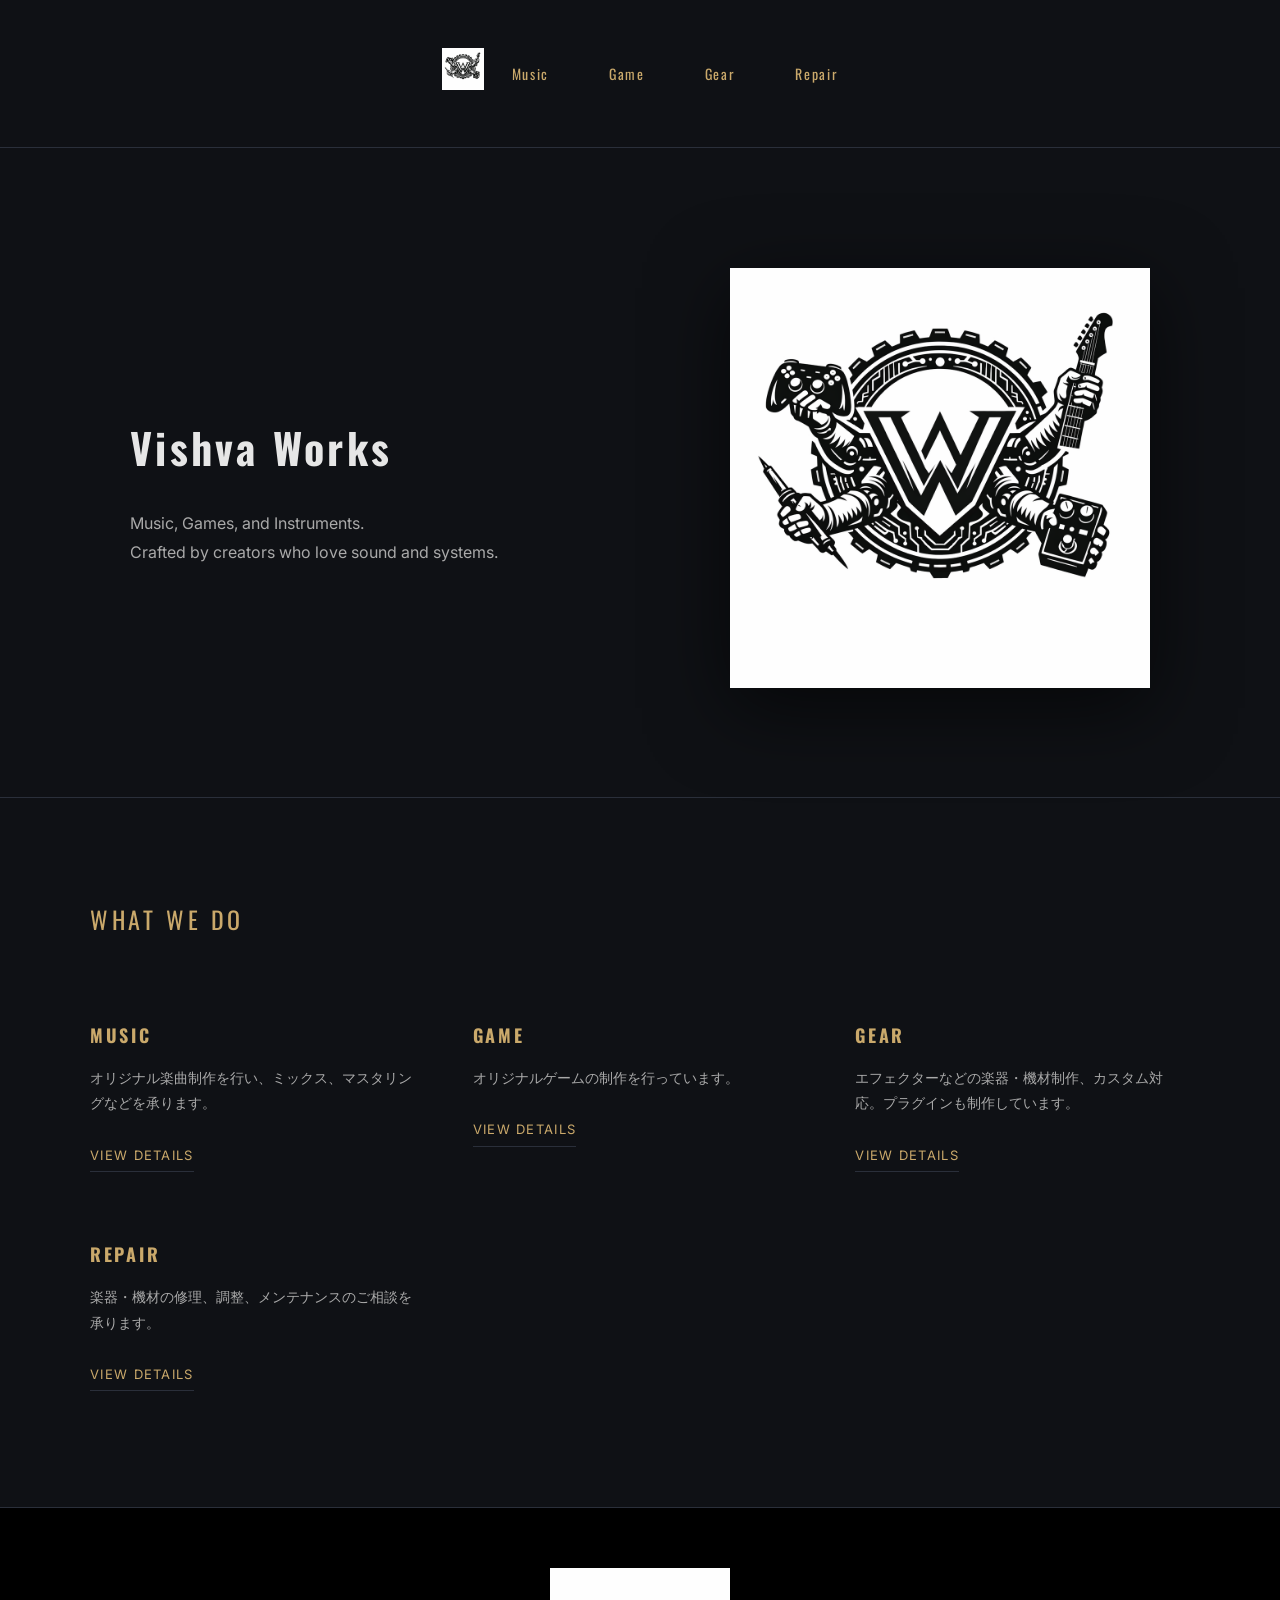
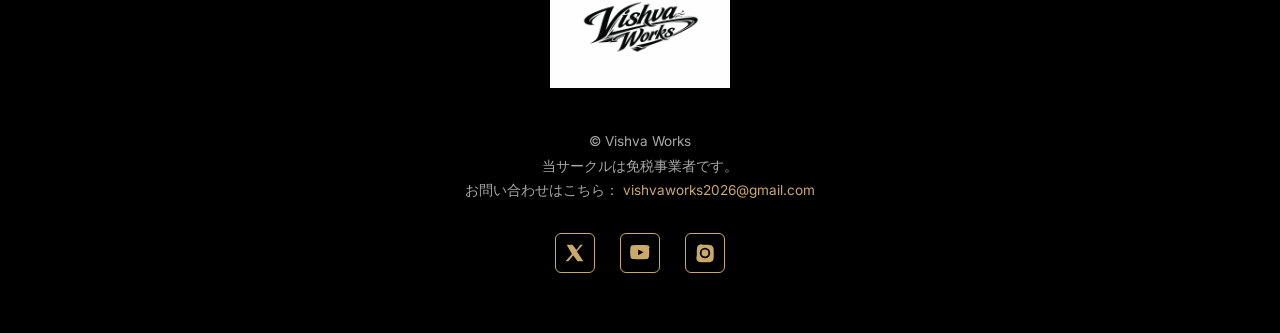
<file: index.html>
<!DOCTYPE html>
<html lang="ja">
<head>
  <link rel="stylesheet" href="style.css">
<meta charset="UTF-8">
<meta name="description" content="オリジナルエフェクター制作・楽器リペア・音楽・ゲーム制作を行うクリエイティブサークルの公式サイトです。">
<title>Vishva Works｜音楽・ゲーム等のクリエイティブサークル</title>
<meta name="viewport" content="width=device-width, initial-scale=1.0">

<!-- Google Fonts -->
<link rel="preconnect" href="https://fonts.googleapis.com">
<link rel="preconnect" href="https://fonts.gstatic.com" crossorigin>
<link href="https://fonts.googleapis.com/css2?family=Inter:wght@300;400;500&family=Oswald:wght@300;400&display=swap" rel="stylesheet">
<link rel="stylesheet" href="style.css">


</head>

<body>

<header class="site-header">
  <div class="header-inner">
    <a href="index.html" class="logo">
      <img src="A2403296-18B4-48AB-BC82-A71D61BE190C.PNG" alt="Vishva Works">
    </a>

    <nav>
      <a href="music.html">Music</a>
      <a href="game.html">Game</a>
      <a href="gear.html">Gear</a>
      <a href="repair.html">Repair</a>
    </nav>
  </div>
</header>

<div class="hero">
  <div class="hero-content">
    <div class="hero-text">
      <h1>Vishva Works</h1>
      <p>
        Music, Games, and Instruments.<br>
        Crafted by creators who love sound and systems.
      </p>
    </div>

    <div class="hero-image">
      <img src="A2403296-18B4-48AB-BC82-A71D61BE190C.PNG" alt="Original Effector">
    </div>
  </div>
</div>

<section class="fade-section">
  <div class="section-inner">
    <div class="section-title">WHAT WE DO</div>

    <div class="services">
      <div class="service">
        <h3>MUSIC</h3>
        <p>
          オリジナル楽曲制作を行い、ミックス、マスタリングなどを承ります。
        </p>
        <a href="music.html">VIEW DETAILS</a>
      </div>

      <div class="service">
        <h3>GAME</h3>
        <p>
          オリジナルゲームの制作を行っています。
        </p>
        <a href="game.html">VIEW DETAILS</a>
      </div>

      <div class="service">
        <h3>GEAR</h3>
        <p>
          エフェクターなどの楽器・機材制作、カスタム対応。プラグインも制作しています。
        </p>
        <a href="gear.html">VIEW DETAILS</a>
      </div>
      <div class="service">
  <h3>REPAIR</h3>
  <p>
    楽器・機材の修理、調整、メンテナンスのご相談を承ります。
  </p>
  <a href="repair.html">VIEW DETAILS</a>
</div>
    </div>
  </div>
</section>
  <p class="contact">
 
<footer class="site-footer">
  <img src="94843248-9FE4-4FD3-8D0F-46DC4A99C033.PNG" alt="Vishva Works Logo" class="footer-logo">

  <p>
    © Vishva Works<br>
    当サークルは免税事業者です。<br>
    お問い合わせはこちら：
  <a href="mailto:vishvaworks2026@gmail.com">
    vishvaworks2026@gmail.com
  </a>

  </p>
  <div class="social-links">
  <!-- X -->
  <a href="https://x.com/vishvaworks2026" target="_blank" class="social-icon">
    <svg viewBox="0 0 24 24" fill="currentColor">
      <path d="M18.244 2H21.5l-7.19 8.21L22 22h-6.828l-5.35-6.99L3.9 22H.644l7.7-8.8L2 2h6.996l4.84 6.42L18.244 2z"/>
    </svg>
  </a>

  <!-- YouTube -->
  <a href="https://www.youtube.com/@vishvaworks" target="_blank" class="social-icon">
    <svg viewBox="0 0 24 24" fill="currentColor">
      <path d="M23.5 6.2s-.2-1.7-.8-2.5c-.8-1-1.7-1-2.1-1C17.6 2.4 12 2.4 12 2.4h0s-5.6 0-8.6.3c-.4 0-1.3 0-2.1 1C.7 4.5.5 6.2.5 6.2S.2 8.2.2 10.2v1.6c0 2 .3 4 .3 4s.2 1.7.8 2.5c.8 1 1.9 1 2.4 1 1.8.2 7.6.3 7.6.3s5.6 0 8.6-.3c.4 0 1.3 0 2.1-1 .6-.8.8-2.5.8-2.5s.3-2 .3-4v-1.6c0-2-.3-4-.3-4zM9.8 14.7V7.7l6.5 3.5-6.5 3.5z"/>
    </svg>
  </a>

  <!-- Instagram（将来用・今はリンクだけ入れてもOK） -->
  <a href="https://instagram.com/vishvaworks" target="_blank" class="social-icon">
    <svg viewBox="0 0 24 24" fill="currentColor">
      <path d="M12 2.2c3.2 0 3.6 0 4.9.1 1.2.1 2 .3 2.5.5.6.2 1 .5 1.5 1 .5.5.8.9 1 1.5.2.5.4 1.3.5 2.5.1 1.3.1 1.7.1 4.9s0 3.6-.1 4.9c-.1 1.2-.3 2-.5 2.5-.2.6-.5 1-1 1.5-.5.5-.9.8-1.5 1-.5.2-1.3.4-2.5.5-1.3.1-1.7.1-4.9.1s-3.6 0-4.9-.1c-1.2-.1-2-.3-2.5-.5-.6-.2-1-.5-1.5-1-.5-.5-.8-.9-1-1.5-.2-.5-.4-1.3-.5-2.5C2.2 15.6 2.2 15.2 2.2 12s0-3.6.1-4.9c.1-1.2.3-2 .5-2.5.2-.6.5-1 1-1.5.5-.5.9-.8 1.5-1 .5-.2 1.3-.4 2.5-.5C8.4 2.2 8.8 2.2 12 2.2zm0 3.5a6.3 6.3 0 100 12.6 6.3 6.3 0 000-12.6zm0 10.4a4.1 4.1 0 110-8.2 4.1 4.1 0 010 8.2zm6.4-11.2a1.5 1.5 0 110 3 1.5 1.5 0 010-3z"/>
    </svg>
  </a>
</div>
</footer>
<script>
document.addEventListener("DOMContentLoaded", () => {

  const sections = document.querySelectorAll(".fade-section");

  function checkScroll() {
    sections.forEach(section => {
      const position = section.getBoundingClientRect().top;
      const screenHeight = window.innerHeight;

      if (position < screenHeight - 100) {
        section.classList.add("show");
      }
    });
  }

  window.addEventListener("scroll", checkScroll);

  // ページ読み込み時にも発動
  checkScroll();

});
</script>



</body>
</html>
</file>
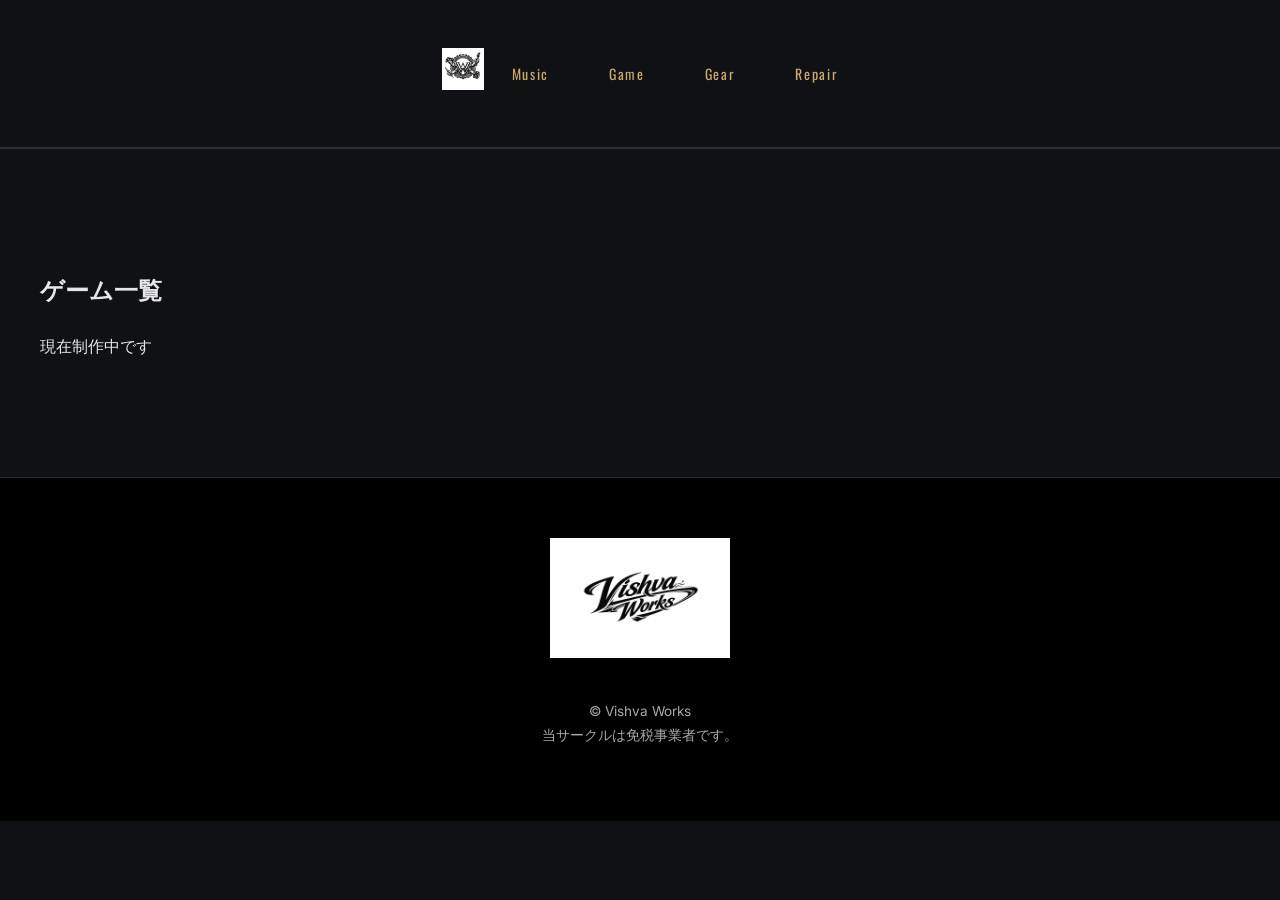
<file: game-example.html>
<!DOCTYPE html>
<html lang="ja">
<head>
  <link rel="stylesheet" href="style.css">
  <meta charset="UTF-8">
  <title>Music | Vishva Works</title>
  <meta name="viewport" content="width=device-width, initial-scale=1.0">

  <!-- Google Font（Darkglass系） -->
<link href="https://fonts.googleapis.com/css2?family=Inter:wght@300;400;500&family=Oswald:wght@300;400&display=swap" rel="stylesheet">
<link rel="stylesheet" href="style.css">

</head>

<body>

<!-- ===== 共通ヘッダー ===== -->
<header class="site-header">
  <div class="header-inner">
    <a href="index.html" class="logo">
      <img src="A2403296-18B4-48AB-BC82-A71D61BE190C.PNG" alt="Vishva Works">
    </a>

    <nav>
      <a href="music.html">Music</a>
      <a href="game.html">Game</a>
      <a href="gear.html">Gear</a>
      <a href="repair.html">Repair</a>
    </nav>
  </div>
</header>
<section class="fade-section">
  <h2>ゲーム一覧</h2>
  <p>
    現在制作中です
  </p>

</section>

<footer class="site-footer">
  <img src="94843248-9FE4-4FD3-8D0F-46DC4A99C033.PNG" alt="Vishva Works Logo" class="footer-logo">

  <p>
    © Vishva Works<br>
    当サークルは免税事業者です。
  </p>
</footer>
<script>
document.addEventListener("DOMContentLoaded", () => {

  const sections = document.querySelectorAll(".fade-section");

  function checkScroll() {
    sections.forEach(section => {
      const position = section.getBoundingClientRect().top;
      const screenHeight = window.innerHeight;

      if (position < screenHeight - 100) {
        section.classList.add("show");
      }
    });
  }

  window.addEventListener("scroll", checkScroll);

  // ページ読み込み時にも発動
  checkScroll();

});
</script>

</body>
</html>
</file>
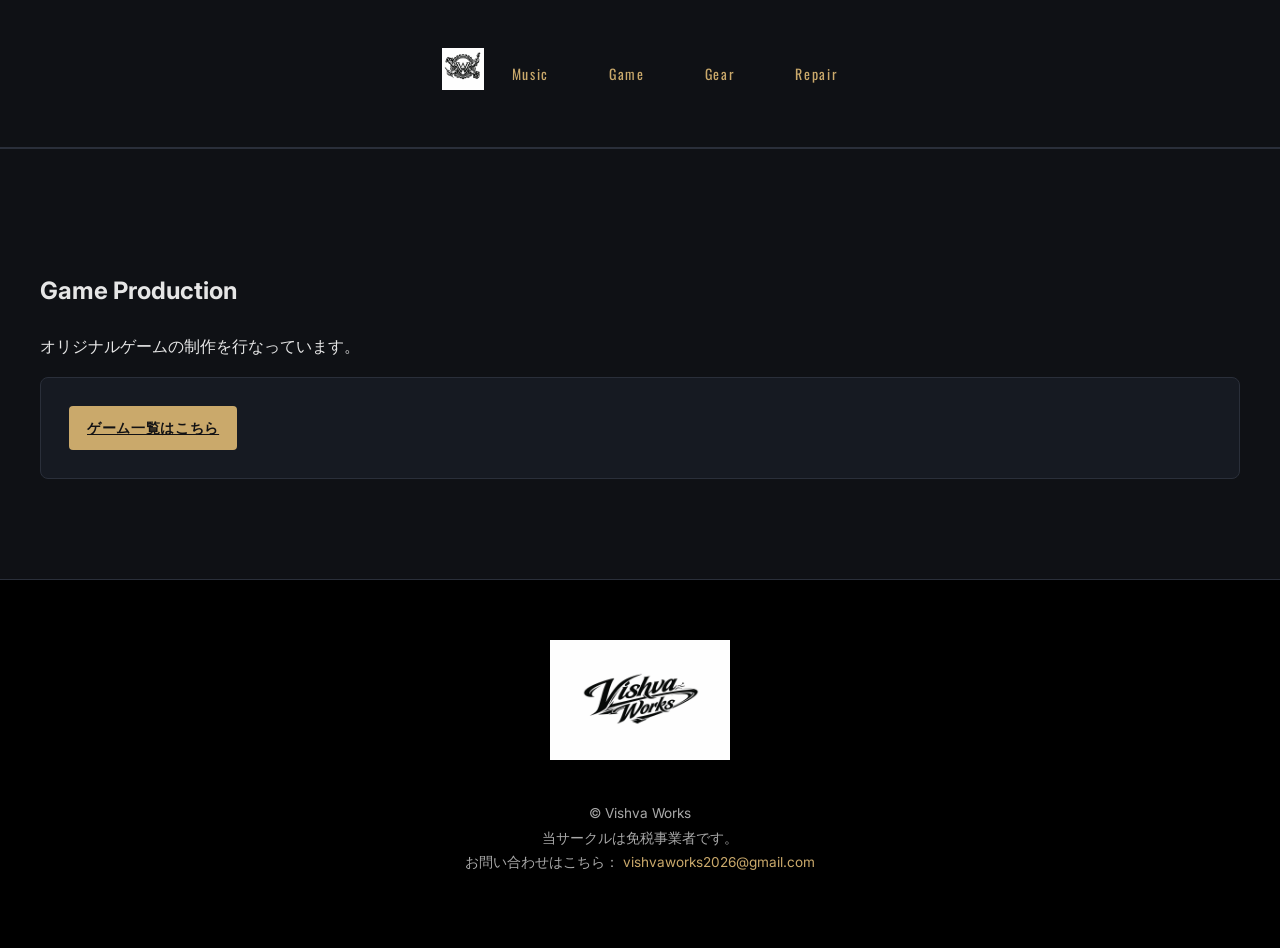
<file: game.html>
<!DOCTYPE html>
<html lang="ja">
<head>
  <link rel="stylesheet" href="style.css">
  <meta charset="UTF-8">
  <title>Music | Vishva Works</title>
  <meta name="viewport" content="width=device-width, initial-scale=1.0">

  <!-- Google Font（Darkglass系） -->
 <link href="https://fonts.googleapis.com/css2?family=Inter:wght@300;400;500&family=Oswald:wght@300;400&display=swap" rel="stylesheet">
<link rel="stylesheet" href="style.css">

 
</head>

<body>

<!-- ===== 共通ヘッダー ===== -->
<header class="site-header">
  <div class="header-inner">
    <a href="index.html" class="logo">
      <img src="A2403296-18B4-48AB-BC82-A71D61BE190C.PNG" alt="Vishva Works">
    </a>

    <nav>
      <a href="music.html">Music</a>
      <a href="game.html">Game</a>
      <a href="gear.html">Gear</a>
      <a href="repair.html">Repair</a>
    </nav>
  </div>
</header>

<!-- ===== ページ固有内容 ===== -->
<section class="fade-section">
  <h2>Game Production</h2>
  <p>
    オリジナルゲームの制作を行なっています。
  </p>

  <div class="card">
    <a href="game-example.html" class="btn">ゲーム一覧はこちら</a>
  </div>

</section>

<!-- ===== 共通フッター ===== -->
<footer class="site-footer">
  <img src="94843248-9FE4-4FD3-8D0F-46DC4A99C033.PNG" alt="Vishva Works Logo" class="footer-logo">

 <p>
    © Vishva Works<br>
    当サークルは免税事業者です。<br>
    お問い合わせはこちら：
  <a href="mailto:vishvaworks2026@gmail.com">
    vishvaworks2026@gmail.com
  </a>

  </p>
</footer>
<script>
document.addEventListener("DOMContentLoaded", () => {

  const sections = document.querySelectorAll(".fade-section");

  function checkScroll() {
    sections.forEach(section => {
      const position = section.getBoundingClientRect().top;
      const screenHeight = window.innerHeight;

      if (position < screenHeight - 100) {
        section.classList.add("show");
      }
    });
  }

  window.addEventListener("scroll", checkScroll);

  // ページ読み込み時にも発動
  checkScroll();

});
</script>


</body>
</html>
</file>
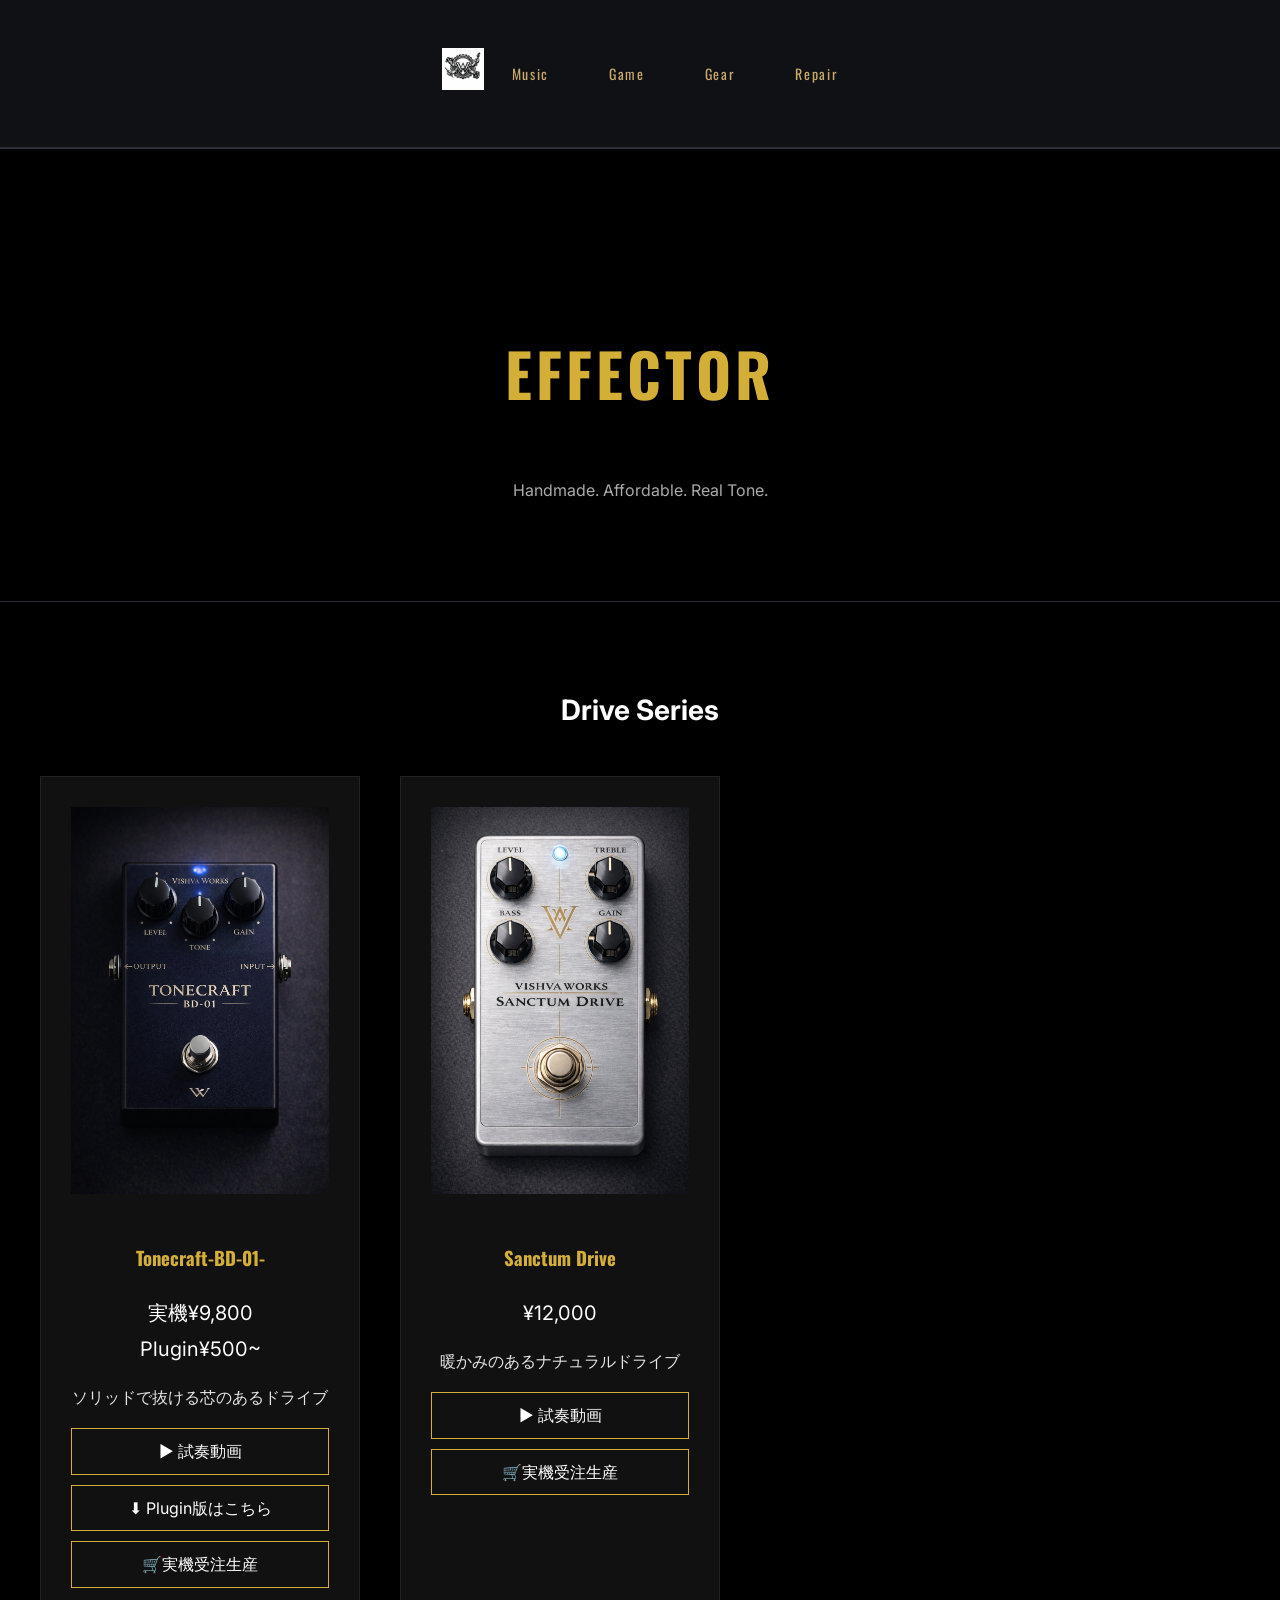
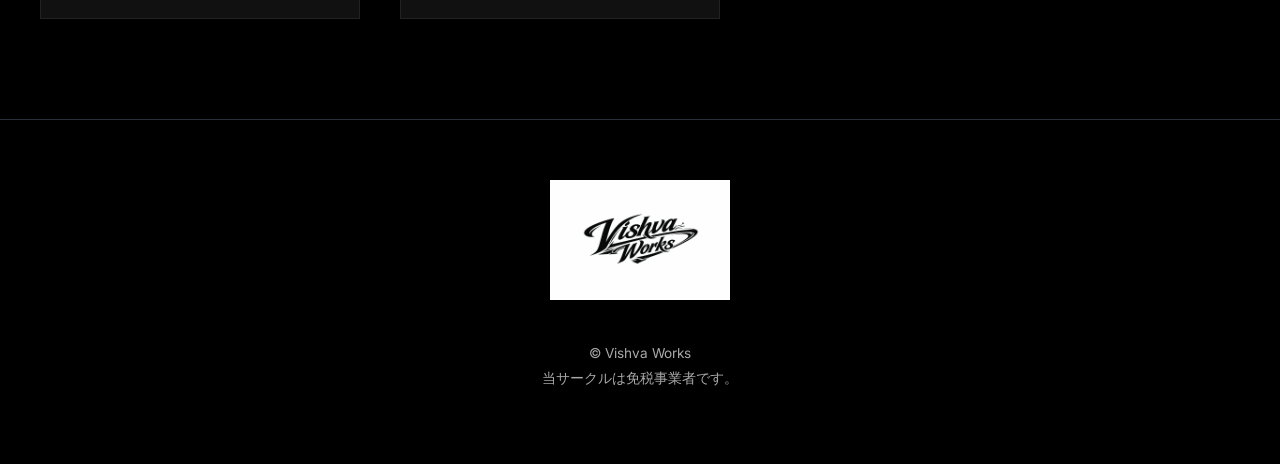
<file: gear-effect.html>
<!DOCTYPE html>
<html lang="ja">
<head>
  <meta charset="UTF-8">
  <title>Gear | Vishva Works</title>
  <meta name="viewport" content="width=device-width, initial-scale=1.0">
  <link rel="stylesheet" href="style.css">

  <link href="https://fonts.googleapis.com/css2?family=Inter:wght@300;400;500&family=Oswald:wght@400;500&display=swap" rel="stylesheet">
</head>

<body>

<header class="site-header">
  <div class="header-inner">
    <a href="index.html" class="logo">
      <img src="A2403296-18B4-48AB-BC82-A71D61BE190C.PNG" alt="Vishva Works">
    </a>
    <nav>
      <a href="music.html">Music</a>
      <a href="game.html">Game</a>
      <a href="gear.html">Gear</a>
      <a href="repair.html">Repair</a>
    </nav>
  </div>
</header>

<!-- ヒーロー -->
<section class="gear-hero fade-section">
  <h1>EFFECTOR</h1>
  <p>Handmade. Affordable. Real Tone.</p>
</section>

<!-- Tonecraftシリーズ -->
<section class="tonecraft-section fade-section">

  <h2 class="series-title">Drive Series</h2>

  <div class="effect-scroll">

    <!-- 1台目 -->
    <div class="effect-card">
      <img src="5619D9C8-2AE1-4137-8B22-27505F80D2C9.PNG" alt="TonecraftBD-01">
      <h3>Tonecraft-BD-01-</h3>
      <p class="price">実機¥9,800<br>
                       Plugin¥500~</p>
      <p>ソリッドで抜ける芯のあるドライブ</p>

      <div class="effect-links">
        <a href="https://www.youtube.com/@VishvaWorks" target="_blank">▶ 試奏動画</a>
        <a href="https://fantia.jp/fanclubs/551256">⬇ Plugin版はこちら</a>
        <a href="mailto:vishvaworks2026@gmail.com?subject=TonecraftBD-01購入希望">
          🛒実機受注生産
        </a>
      </div>
    </div>

    <!-- 2台目 -->
    <div class="effect-card">
      <img src="7427E5D2-7D1F-4410-A35E-D1EFB71049BF.PNG" alt="Sanctum drive">
      <h3>Sanctum Drive</h3>
      <p class="price">¥12,000</p>
      <p>暖かみのあるナチュラルドライブ</p>
        <div class="effect-links">
        <a href="https://www.youtube.com/@VishvaWorks" target="_blank">▶ 試奏動画</a>
        <a href="mailto:vishvaworks2026@gmail.com?subject=Sectum drive購入希望">
          🛒実機受注生産
        </a>
    </div>

  </div>
</section>

<footer class="site-footer">
  <img src="94843248-9FE4-4FD3-8D0F-46DC4A99C033.PNG" alt="Vishva Works Logo" class="footer-logo">
  <p>
    © Vishva Works<br>
    当サークルは免税事業者です。
  </p>
</footer>
<script>
document.addEventListener("DOMContentLoaded", () => {

  const sections = document.querySelectorAll(".fade-section");

  function checkScroll() {
    sections.forEach(section => {
      const position = section.getBoundingClientRect().top;
      const screenHeight = window.innerHeight;

      if (position < screenHeight - 100) {
        section.classList.add("show");
      }
    });
  }

  window.addEventListener("scroll", checkScroll);
  checkScroll(); // 読み込み時にも発動
});
</script>
</body>
</html>
</file>
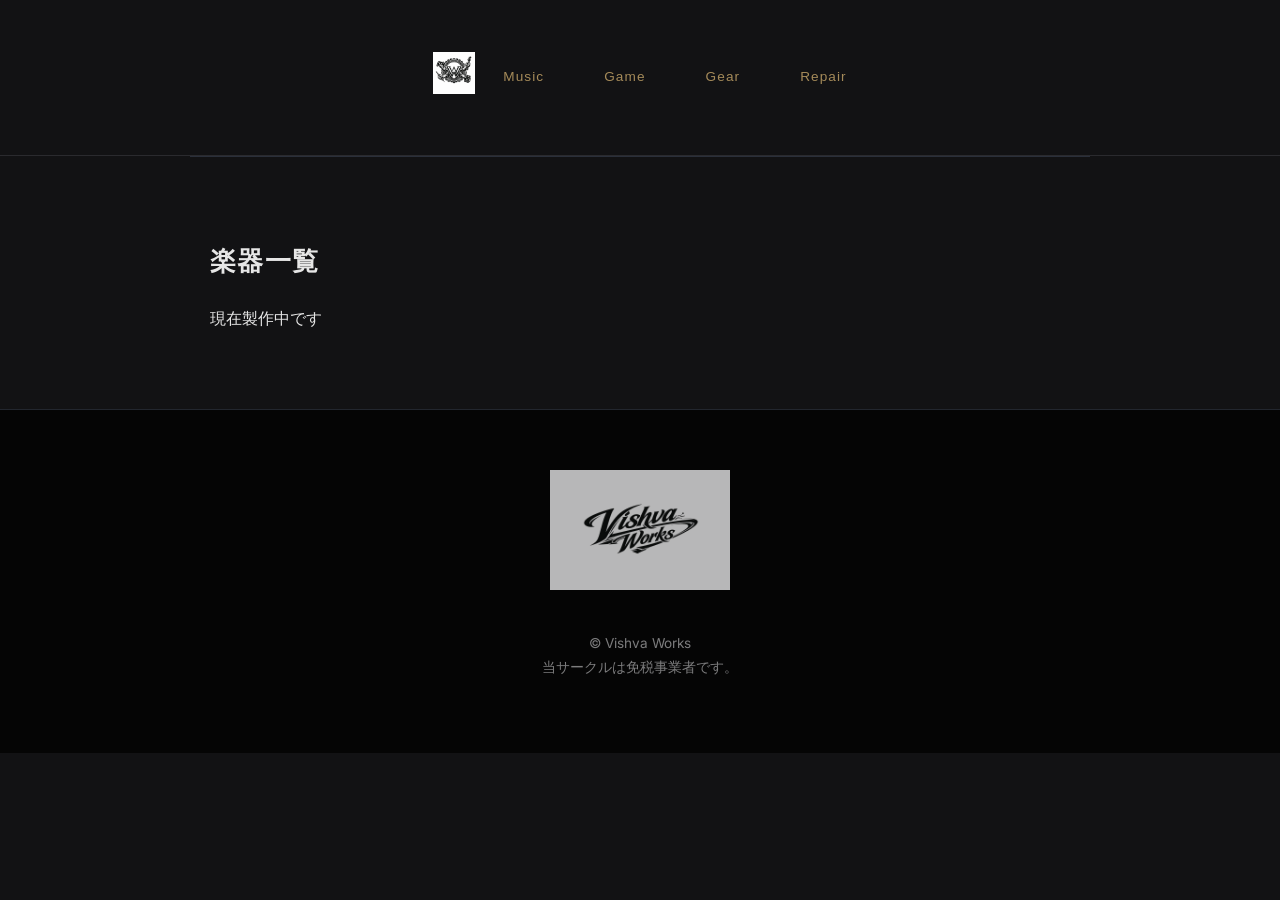
<file: gear-ins.html>
<!DOCTYPE html>
<html lang="ja">
<head>
  <link rel="stylesheet" href="style.css">
  <meta charset="UTF-8">
  <title>Music | Vishva Works</title>
  <meta name="viewport" content="width=device-width, initial-scale=1.0">

  <!-- Google Font（Darkglass系） -->
  <link href="https://fonts.googleapis.com/css2?family=Inter:wght@400;500;600;700&display=swap" rel="stylesheet">

  <style>
    /* ===== 全体 ===== */
    body {
      margin: 0;
      font-family: 'Inter', sans-serif;
      background: #121214;
      color: #e6e6e6;
      line-height: 1.8;
    }

    a {
      color: #e6e6e6;
      text-decoration: none;
    }

    /* ===== ヘッダー ===== */
    .site-header {
      border-bottom: 1px solid #2a2a2e;
      background: #121214;
    }

    .header-inner {
      max-width: 1200px;
      margin: 0 auto;
      padding: 28px 20px;
      display: flex;
      align-items: center;
      justify-content: space-between;
    }

    .logo img {
      height: 42px;
    }

    nav a {
      margin-left: 28px;
      font-size: 0.85rem;
      letter-spacing: 0.08em;
      opacity: 0.8;
    }

    nav a:hover {
      opacity: 1;
    }

    /* ===== セクション ===== */
    section {
      max-width: 900px;
      margin: 0 auto;
      padding: 60px 20px;
    }

    h2 {
      font-size: 1.6rem;
      margin-bottom: 20px;
      letter-spacing: 0.05em;
    }

    /* ===== 商品カード ===== */
    .card {
      background: #1a1a1d;
      padding: 25px;
      border-radius: 6px;
      margin-bottom: 20px;
    }

    .card h3 {
      margin-top: 0;
    }

    /* ===== フッター ===== */
    footer {
      border-top: 1px solid #2a2a2e;
      text-align: center;
      padding: 40px 20px;
      font-size: 0.8rem;
      opacity: 0.7;
    }
  </style>
</head>

<body>

<!-- ===== 共通ヘッダー ===== -->
<header class="site-header">
  <div class="header-inner">
    <a href="index.html" class="logo">
      <img src="A2403296-18B4-48AB-BC82-A71D61BE190C.PNG" alt="Vishva Works">
    </a>
    <nav>
      <a href="music.html">Music</a>
      <a href="game.html">Game</a>
      <a href="gear.html">Gear</a>
      <a href="repair.html">Repair</a>
    </nav>
  </div>
</header>
<section>
  <h2>楽器一覧</h2>
  <p>
    現在製作中です
  </p>

</section>

<footer class="site-footer">
  <img src="94843248-9FE4-4FD3-8D0F-46DC4A99C033.PNG" alt="Vishva Works Logo" class="footer-logo">

  <p>
    © Vishva Works<br>
    当サークルは免税事業者です。
  </p>
</footer>
</file>
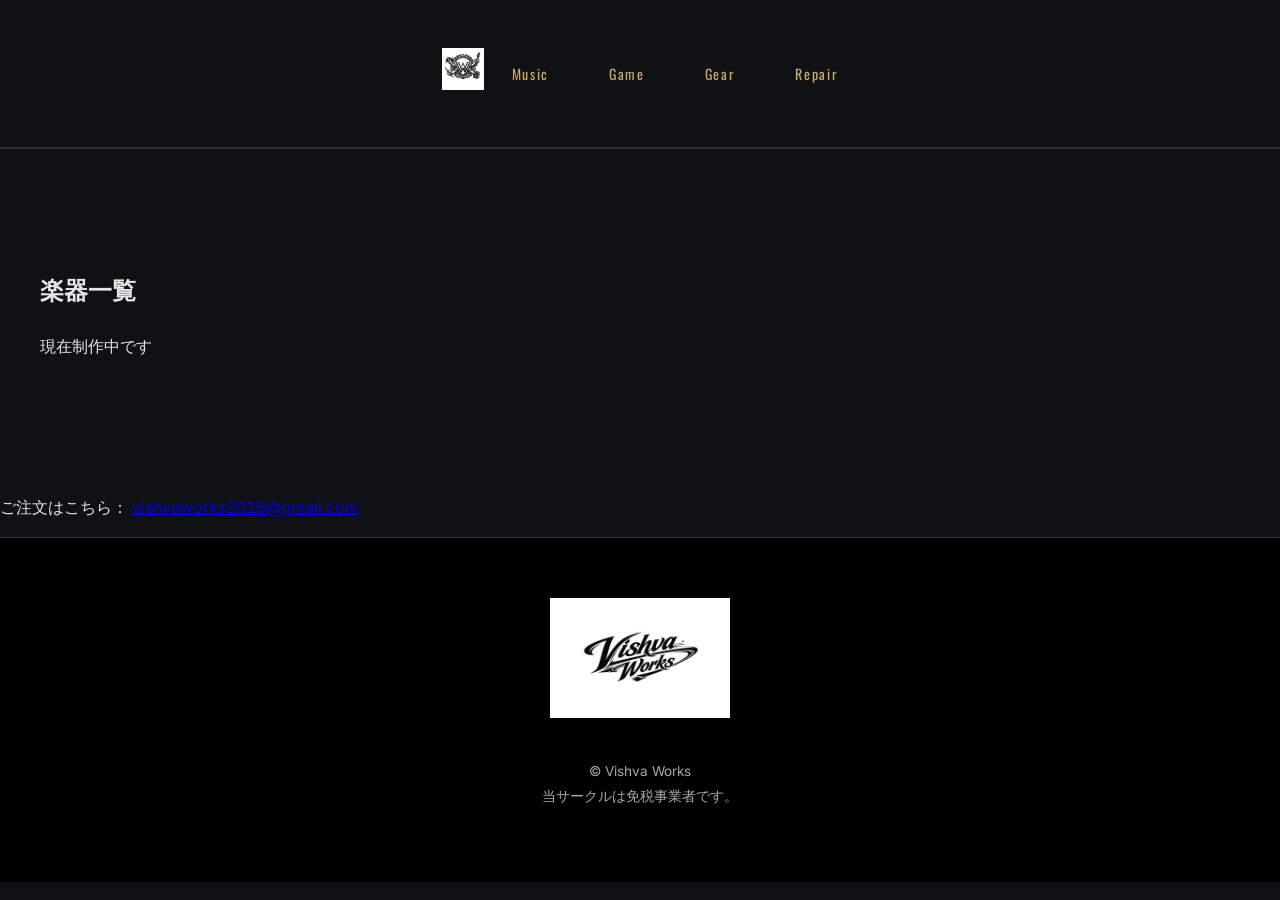
<file: gear-inst.html>
<!DOCTYPE html>
<html lang="ja">
<head>
  <link rel="stylesheet" href="style.css">
  <meta charset="UTF-8">
  <title>Music | Vishva Works</title>
  <meta name="viewport" content="width=device-width, initial-scale=1.0">

  <!-- Google Font（Darkglass系） -->
 <link href="https://fonts.googleapis.com/css2?family=Inter:wght@300;400;500&family=Oswald:wght@300;400&display=swap" rel="stylesheet">
<link rel="stylesheet" href="style.css">

</head>

<body>

<!-- ===== 共通ヘッダー ===== -->
<header class="site-header">
  <div class="header-inner">
    <a href="index.html" class="logo">
      <img src="A2403296-18B4-48AB-BC82-A71D61BE190C.PNG" alt="Vishva Works">
    </a>
    <nav>
      <a href="music.html">Music</a>
      <a href="game.html">Game</a>
      <a href="gear.html">Gear</a>
      <a href="repair.html">Repair</a>
    </nav>
  </div>
</header>
<section class="fade-section">
  <h2>楽器一覧</h2>
  <p>
    現在制作中です
  </p>

</section>
<p class="contact">
  ご注文はこちら：
  <a href="mailto:vishvaworks2026@gmail.com">
    vishvaworks2026@gmail.com
  </a>
</p>
<footer class="site-footer">
  <img src="94843248-9FE4-4FD3-8D0F-46DC4A99C033.PNG" alt="Vishva Works Logo" class="footer-logo">

  <p>
    © Vishva Works<br>
    当サークルは免税事業者です。
  </p>
</footer>
<script>
document.addEventListener("DOMContentLoaded", () => {

  const sections = document.querySelectorAll(".fade-section");

  function checkScroll() {
    sections.forEach(section => {
      const position = section.getBoundingClientRect().top;
      const screenHeight = window.innerHeight;

      if (position < screenHeight - 100) {
        section.classList.add("show");
      }
    });
  }

  window.addEventListener("scroll", checkScroll);

  // ページ読み込み時にも発動
  checkScroll();

});
</script>

</body>
</html>
</file>
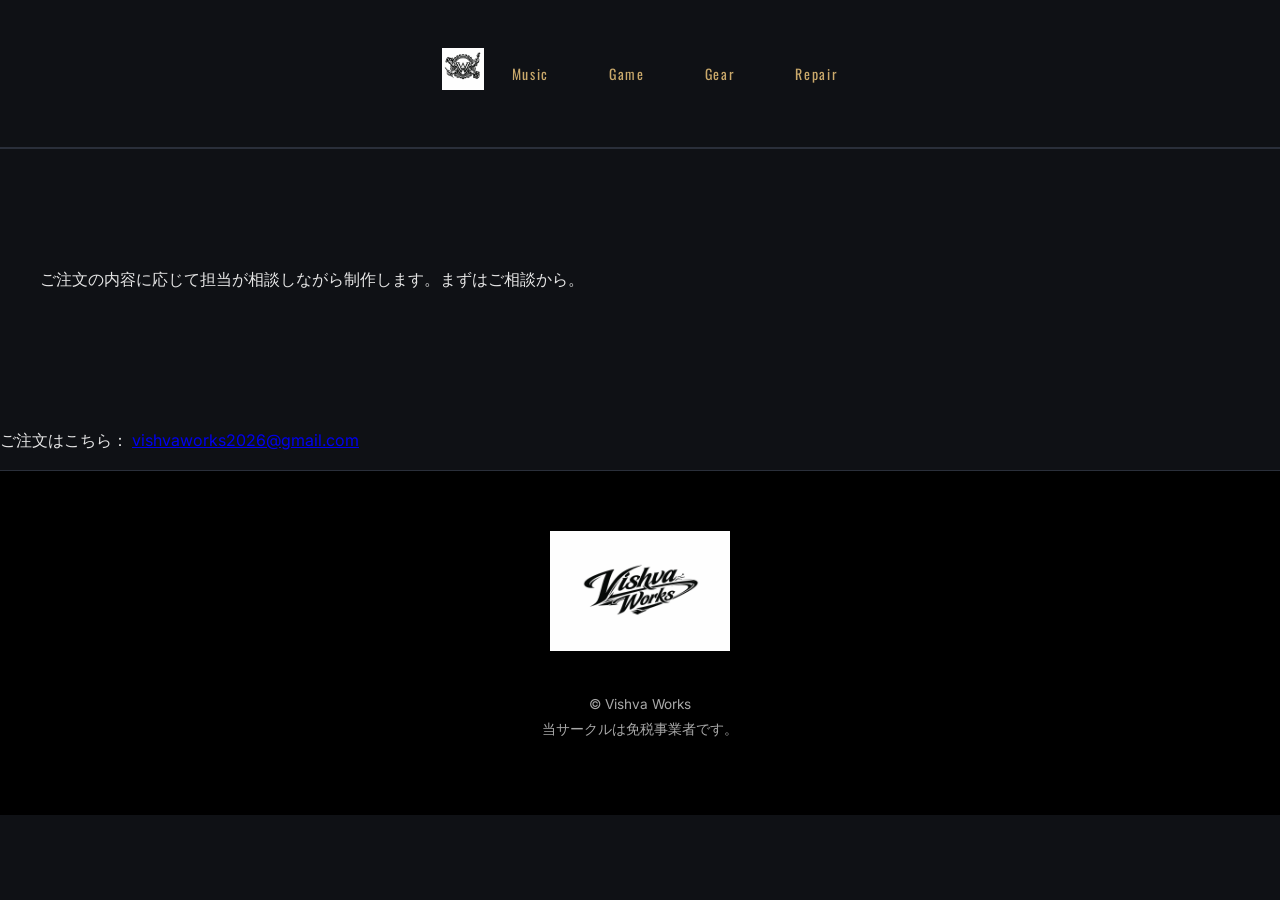
<file: gear-request.html>
<!DOCTYPE html>
<html lang="ja">
<head>
  <link rel="stylesheet" href="style.css">
  <meta charset="UTF-8">
  <title>Music | Vishva Works</title>
  <meta name="viewport" content="width=device-width, initial-scale=1.0">

  <!-- Google Font（Darkglass系） -->
 <link href="https://fonts.googleapis.com/css2?family=Inter:wght@300;400;500&family=Oswald:wght@300;400&display=swap" rel="stylesheet">
<link rel="stylesheet" href="style.css">


</head>

<body>

<!-- ===== 共通ヘッダー ===== -->
<header class="site-header">
  <div class="header-inner">
    <a href="index.html" class="logo">
      <img src="A2403296-18B4-48AB-BC82-A71D61BE190C.PNG" alt="Vishva Works">
    </a>
    <nav>
      <a href="music.html">Music</a>
      <a href="game.html">Game</a>
      <a href="gear.html">Gear</a>
      <a href="repair.html">Repair</a>
    </nav>
  </div>
</header>
<section class="fade-section">
  <p>
    ご注文の内容に応じて担当が相談しながら制作します。まずはご相談から。
  </p>

</section>
<p class="contact">
  ご注文はこちら：
  <a href="mailto:vishvaworks2026@gmail.com">
    vishvaworks2026@gmail.com
  </a>
</p>
<footer class="site-footer">
  <img src="94843248-9FE4-4FD3-8D0F-46DC4A99C033.PNG" alt="Vishva Works Logo" class="footer-logo">

  <p>
    © Vishva Works<br>
    当サークルは免税事業者です。
  </p>
</footer>
<script>
document.addEventListener("DOMContentLoaded", () => {

  const sections = document.querySelectorAll(".fade-section");

  function checkScroll() {
    sections.forEach(section => {
      const position = section.getBoundingClientRect().top;
      const screenHeight = window.innerHeight;

      if (position < screenHeight - 100) {
        section.classList.add("show");
      }
    });
  }

  window.addEventListener("scroll", checkScroll);

  // ページ読み込み時にも発動
  checkScroll();

});
</script>

</body>
</html>
</file>
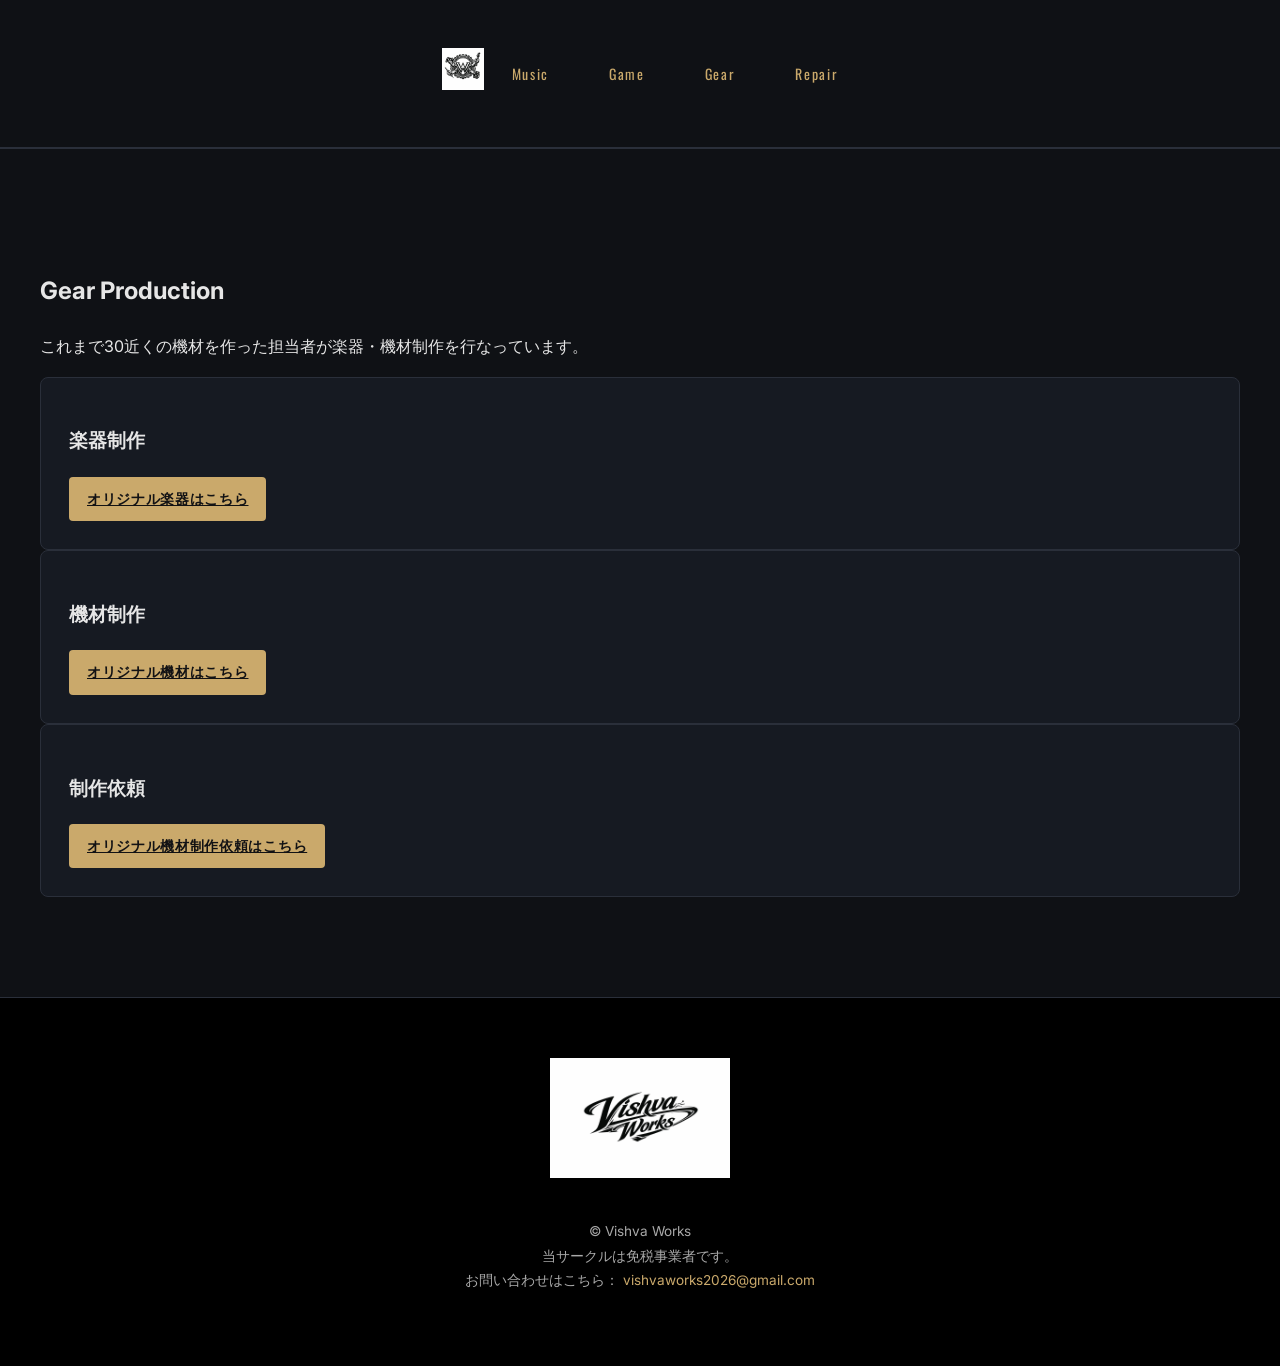
<file: gear.html>
<!DOCTYPE html>
<html lang="ja">
<head>
  <link rel="stylesheet" href="style.css">
  <meta charset="UTF-8">
  <title>Music | Vishva Works</title>
  <meta name="viewport" content="width=device-width, initial-scale=1.0">

  <!-- Google Font（Darkglass系） -->
 <link href="https://fonts.googleapis.com/css2?family=Inter:wght@300;400;500&family=Oswald:wght@300;400&display=swap" rel="stylesheet">
<link rel="stylesheet" href="style.css">

 
</head>

<body>

<!-- ===== 共通ヘッダー ===== -->
<header class="site-header">
  <div class="header-inner">
    <a href="index.html" class="logo">
      <img src="A2403296-18B4-48AB-BC82-A71D61BE190C.PNG" alt="Vishva Works">
    </a>
    <nav>
      <a href="music.html">Music</a>
      <a href="game.html">Game</a>
      <a href="gear.html">Gear</a>
      <a href="repair.html">Repair</a>
    </nav>
  </div>
</header>

<!-- ===== ページ固有内容 ===== -->
<section class="fade-section">
  <h2>Gear Production</h2>
  <p>
    これまで30近くの機材を作った担当者が楽器・機材制作を行なっています。
  </p>

  <div class="card">
    <h3>楽器制作</h3>
    <a href="gear-inst.html" class="btn">オリジナル楽器はこちら</a>
  </div>

  <div class="card">
    <h3>機材制作</h3>
   <a href="gear-effect.html" class="btn">オリジナル機材はこちら</a>
  </div>
   <div class="card">
    <h3>制作依頼</h3>
   <a href="gear-request.html" class="btn">オリジナル機材制作依頼はこちら</a>
  </div>
</section>

<!-- ===== 共通フッター ===== -->
<footer class="site-footer">
  <img src="94843248-9FE4-4FD3-8D0F-46DC4A99C033.PNG" alt="Vishva Works Logo" class="footer-logo">

<p>
    © Vishva Works<br>
    当サークルは免税事業者です。<br>
    お問い合わせはこちら：
  <a href="mailto:vishvaworks2026@gmail.com">
    vishvaworks2026@gmail.com
  </a>

  </p>
</footer>
<script>
document.addEventListener("DOMContentLoaded", () => {

  const sections = document.querySelectorAll(".fade-section");

  function checkScroll() {
    sections.forEach(section => {
      const position = section.getBoundingClientRect().top;
      const screenHeight = window.innerHeight;

      if (position < screenHeight - 100) {
        section.classList.add("show");
      }
    });
  }

  window.addEventListener("scroll", checkScroll);

  // ページ読み込み時にも発動
  checkScroll();

});
</script>



</body>
</html>
</file>
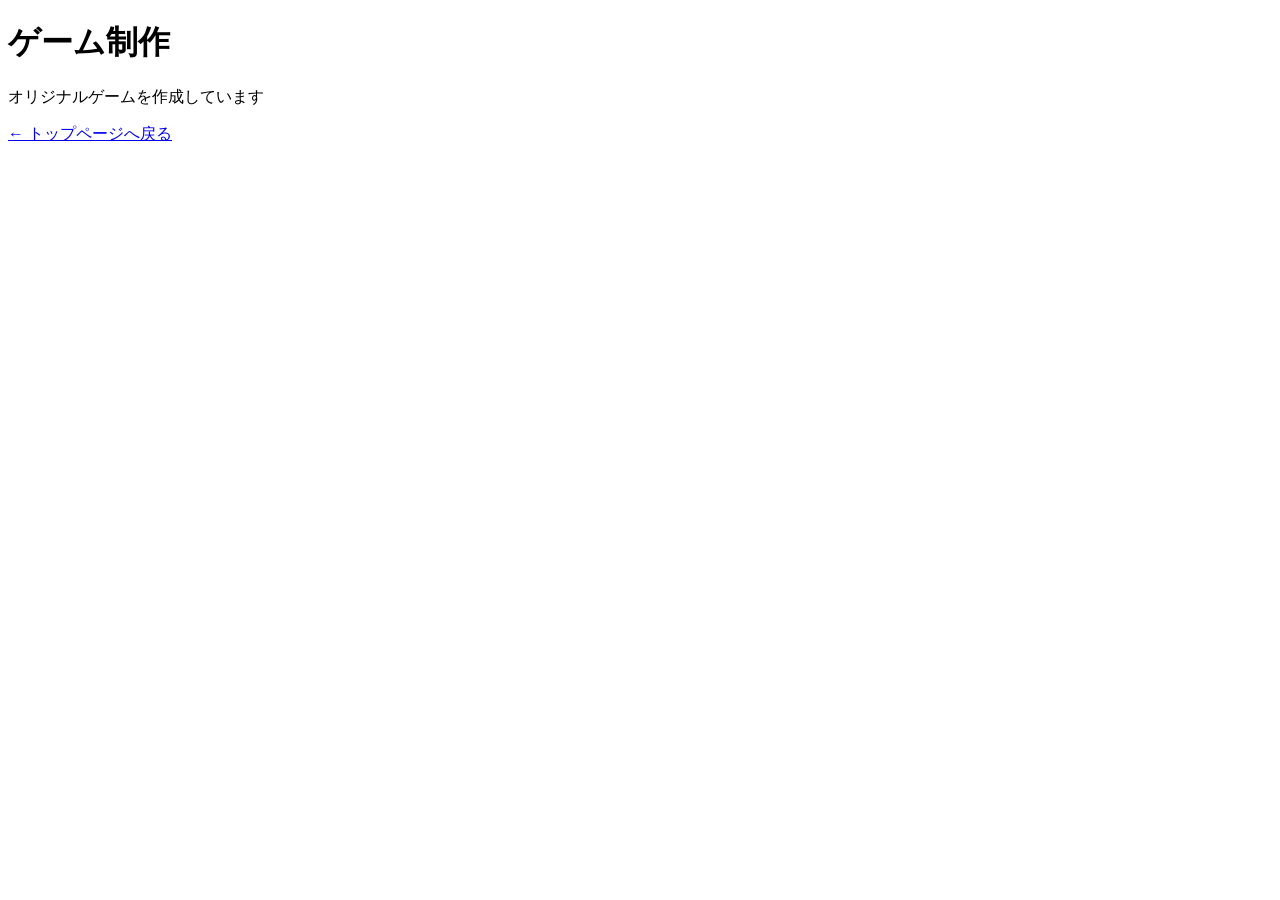
<file: gme.html>
<!DOCTYPE html>
<html lang="ja">
<head>
  <meta charset="UTF-8">
  <title>音楽制作 | Vishva Works</title>
  <meta name="viewport" content="width=device-width, initial-scale=1.0">
</head>
<body>

<h1>ゲーム制作</h1>
<p>
  オリジナルゲームを作成しています
</p>

<p>
  <a href="index.html">← トップページへ戻る</a>
</p>

</body>
</html>
</file>
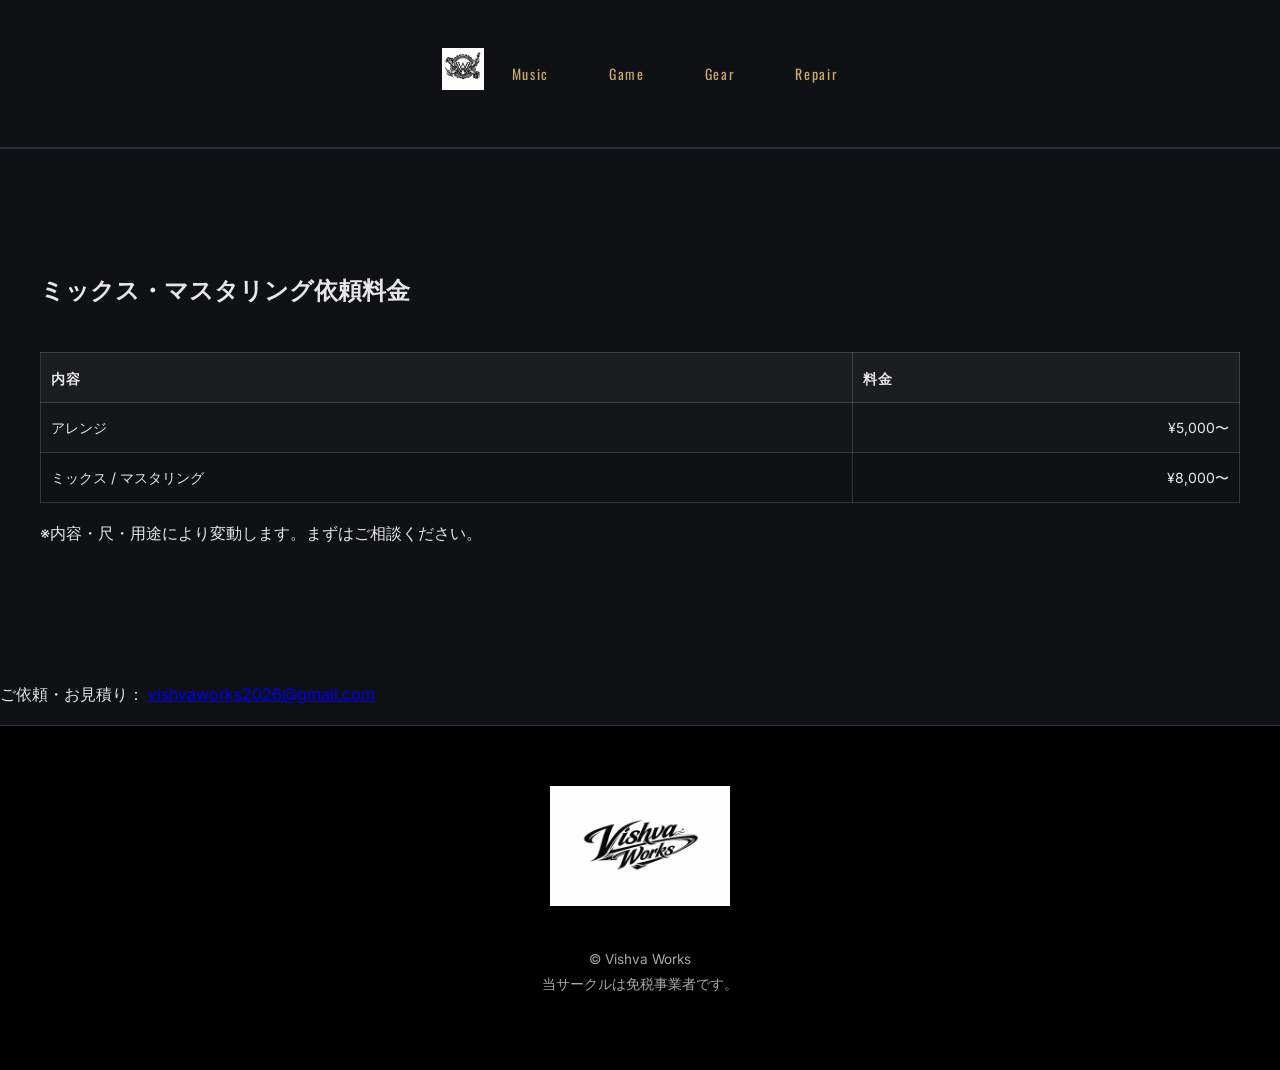
<file: mix-price.html>
<!DOCTYPE html>
<html lang="ja">
<head>
  <link rel="stylesheet" href="style.css">
  <meta charset="UTF-8">
  <title>Music | Vishva Works</title>
  <meta name="viewport" content="width=device-width, initial-scale=1.0">

  <!-- Google Font（Darkglass系） -->
<link href="https://fonts.googleapis.com/css2?family=Inter:wght@300;400;500&family=Oswald:wght@300;400&display=swap" rel="stylesheet">
<link rel="stylesheet" href="style.css">


</head>

<body>

<!-- ===== 共通ヘッダー ===== -->
<header class="site-header">
  <div class="header-inner">
    <a href="index.html" class="logo">
      <img src="A2403296-18B4-48AB-BC82-A71D61BE190C.PNG" alt="Vishva Works">
    </a>
    <nav>
      <a href="music.html">Music</a>
      <a href="game.html">Game</a>
      <a href="gear.html">Gear</a>
      <a href="repair.html">Repair</a>
    </nav>
  </div>
</header>

<section class="fade-section">
  <h2>ミックス・マスタリング依頼料金</h2>

  <table class="price-table">
    <tr>
      <th>内容</th>
      <th>料金</th>
    </tr>
    <tr>
      <td>アレンジ</td>
      <td>¥5,000〜</td>
    </tr>
    <tr>
      <td>ミックス / マスタリング</td>
      <td>¥8,000〜</td>
    </tr>
  </table>

  <p class="note">
    ※内容・尺・用途により変動します。まずはご相談ください。
  </p>
</section>
<p class="contact">
  ご依頼・お見積り：
  <a href="mailto:vishvaworks2026@gmail.com">
    vishvaworks2026@gmail.com
  </a>
</p>
<footer class="site-footer">
  <img src="94843248-9FE4-4FD3-8D0F-46DC4A99C033.PNG" alt="Vishva Works Logo" class="footer-logo">

  <p>
    © Vishva Works<br>
    当サークルは免税事業者です。
  </p>
</footer>
<script>
document.addEventListener("DOMContentLoaded", () => {

  const sections = document.querySelectorAll(".fade-section");

  function checkScroll() {
    sections.forEach(section => {
      const position = section.getBoundingClientRect().top;
      const screenHeight = window.innerHeight;

      if (position < screenHeight - 100) {
        section.classList.add("show");
      }
    });
  }

  window.addEventListener("scroll", checkScroll);

  // ページ読み込み時にも発動
  checkScroll();

});
</script>

</body>
</html>
</file>
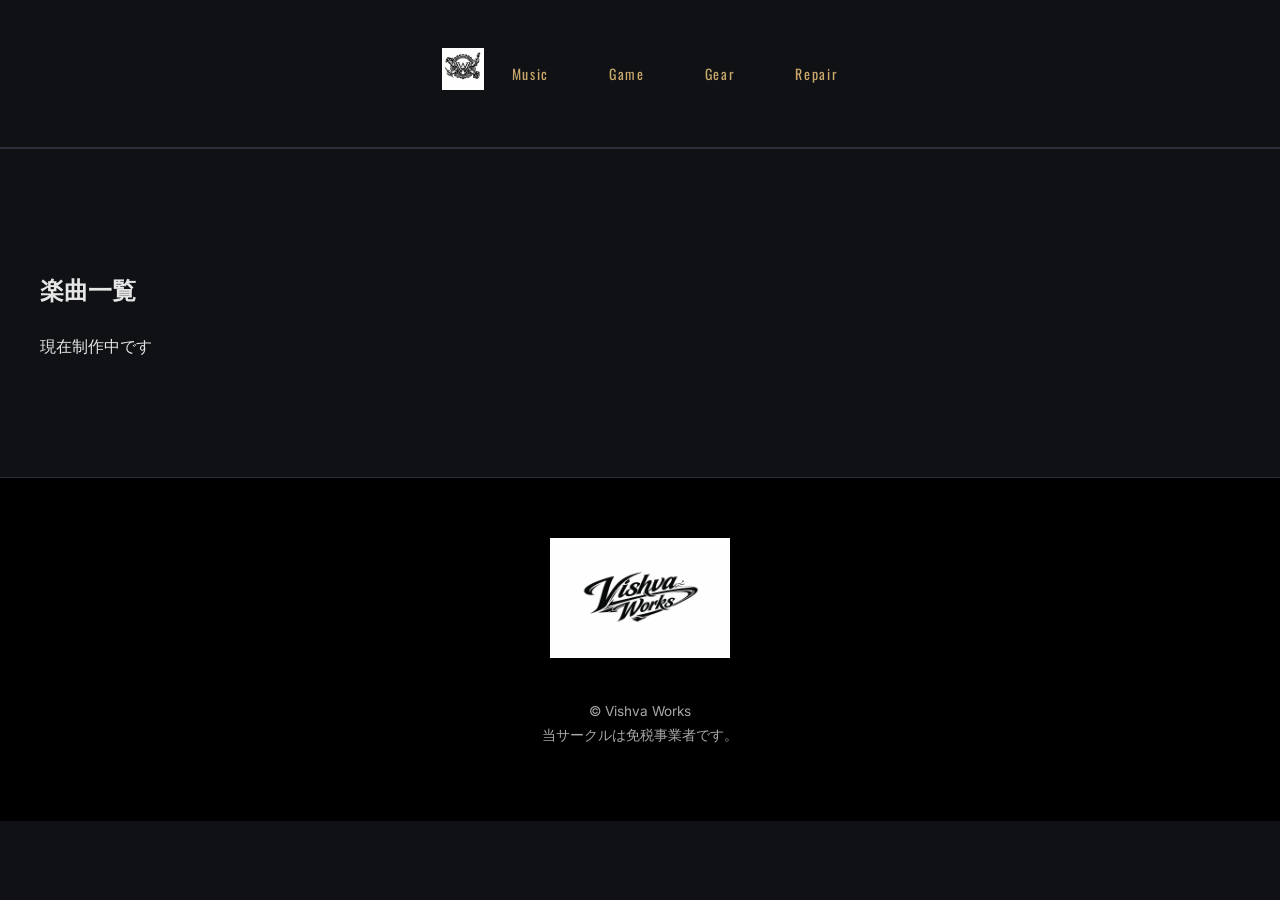
<file: music-example.html>
<!DOCTYPE html>
<html lang="ja">
<head>
  <link rel="stylesheet" href="style.css">
  <meta charset="UTF-8">
  <title>Music | Vishva Works</title>
  <meta name="viewport" content="width=device-width, initial-scale=1.0">

  <!-- Google Font（Darkglass系） -->
<link href="https://fonts.googleapis.com/css2?family=Inter:wght@300;400;500&family=Oswald:wght@300;400&display=swap" rel="stylesheet">
<link rel="stylesheet" href="style.css">

 
</head>

<body>

<!-- ===== 共通ヘッダー ===== -->
<header class="site-header">
  <div class="header-inner">
    <a href="index.html" class="logo">
      <img src="A2403296-18B4-48AB-BC82-A71D61BE190C.PNG" alt="Vishva Works">
    </a>
    <nav>
      <a href="music.html">Music</a>
      <a href="game.html">Game</a>
      <a href="gear.html">Gear</a>
      <a href="repair.html">Repair</a>
    </nav>
  </div>
</header>
<section class="fade-section">
  <h2>楽曲一覧</h2>
  <p>
    現在制作中です
  </p>

</section>

<footer class="site-footer">
  <img src="94843248-9FE4-4FD3-8D0F-46DC4A99C033.PNG" alt="Vishva Works Logo" class="footer-logo">

  <p>
    © Vishva Works<br>
    当サークルは免税事業者です。
  </p>
</footer>
<script>
document.addEventListener("DOMContentLoaded", () => {

  const sections = document.querySelectorAll(".fade-section");

  function checkScroll() {
    sections.forEach(section => {
      const position = section.getBoundingClientRect().top;
      const screenHeight = window.innerHeight;

      if (position < screenHeight - 100) {
        section.classList.add("show");
      }
    });
  }

  window.addEventListener("scroll", checkScroll);

  // ページ読み込み時にも発動
  checkScroll();

});
</script>
</body>
</html>
</file>
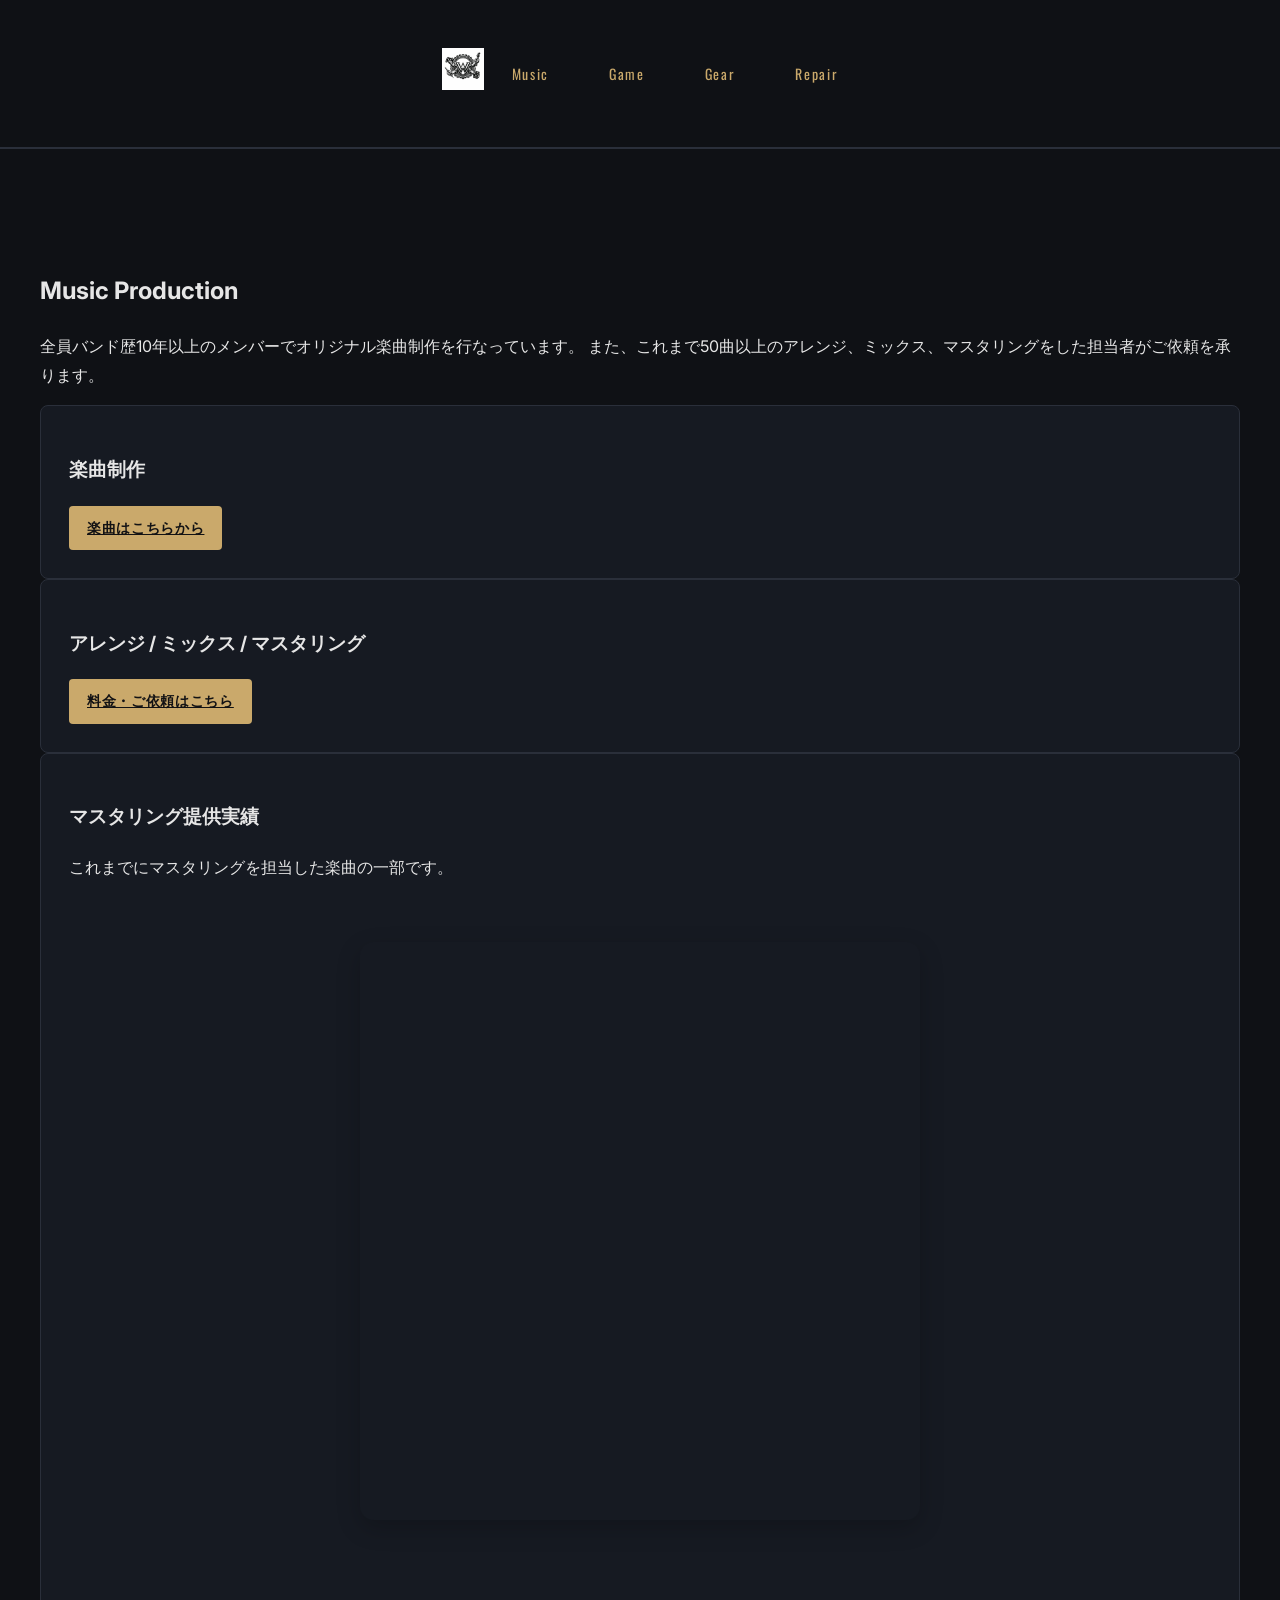
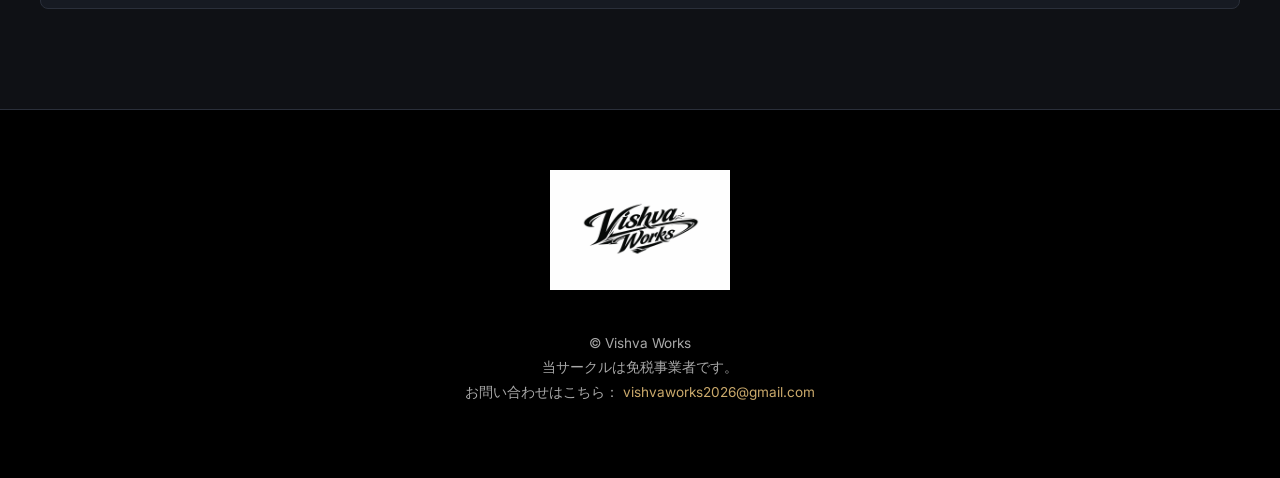
<file: music.html>
<!DOCTYPE html>
<html lang="ja">
<head>
  <link rel="stylesheet" href="style.css">
  <meta charset="UTF-8">
  <title>Music | Vishva Works</title>
  <meta name="viewport" content="width=device-width, initial-scale=1.0">

  <!-- Google Font（Darkglass系） -->
 <link href="https://fonts.googleapis.com/css2?family=Inter:wght@300;400;500&family=Oswald:wght@300;400&display=swap" rel="stylesheet">
<link rel="stylesheet" href="style.css">

  
</head>

<body>

<!-- ===== 共通ヘッダー ===== -->
<header class="site-header">
  <div class="header-inner">
    <a href="index.html" class="logo">
      <img src="A2403296-18B4-48AB-BC82-A71D61BE190C.PNG" alt="Vishva Works">
    </a>
    <nav>
      <a href="music.html">Music</a>
      <a href="game.html">Game</a>
      <a href="gear.html">Gear</a>
      <a href="repair.html">Repair</a>
    </nav>
  </div>
</header>

<!-- ===== ページ固有内容 ===== -->
<section class="fade-section">
  <h2>Music Production</h2>
  <p>
    全員バンド歴10年以上のメンバーでオリジナル楽曲制作を行なっています。
    また、これまで50曲以上のアレンジ、ミックス、マスタリングをした担当者がご依頼を承ります。
  </p>

  <div class="card">
    <h3>楽曲制作</h3>
    <a href="music-example.html" class="btn">楽曲はこちらから</a>
  </div>

  <div class="card">
    <h3>アレンジ / ミックス / マスタリング</h3>
    <a href="mix-price.html" class="btn">料金・ご依頼はこちら</a>
  </div>
  <div class="card">
  <h3>マスタリング提供実績</h3>
  <p>これまでにマスタリングを担当した楽曲の一部です。</p>

  <div class="youtube">
    <iframe
      src="https://www.youtube.com/embed/HF48HOqyEQo"
      title="YouTube video"
      frameborder="0"
      allow="accelerometer; autoplay; clipboard-write; encrypted-media; gyroscope; picture-in-picture"
      allowfullscreen>
    </iframe>
  </div>
</div>
</section>

<!-- ===== 共通フッター ===== -->
<footer class="site-footer">
  <img src="94843248-9FE4-4FD3-8D0F-46DC4A99C033.PNG" alt="Vishva Works Logo" class="footer-logo">

<p>
    © Vishva Works<br>
    当サークルは免税事業者です。<br>
    お問い合わせはこちら：
  <a href="mailto:vishvaworks2026@gmail.com">
    vishvaworks2026@gmail.com
  </a>

  </p>
</footer>
<script>
document.addEventListener("DOMContentLoaded", () => {

  const sections = document.querySelectorAll(".fade-section");

  function checkScroll() {
    sections.forEach(section => {
      const position = section.getBoundingClientRect().top;
      const screenHeight = window.innerHeight;

      if (position < screenHeight - 100) {
        section.classList.add("show");
      }
    });
  }

  window.addEventListener("scroll", checkScroll);

  // ページ読み込み時にも発動
  checkScroll();

});
</script>


</body>
</html>
</file>
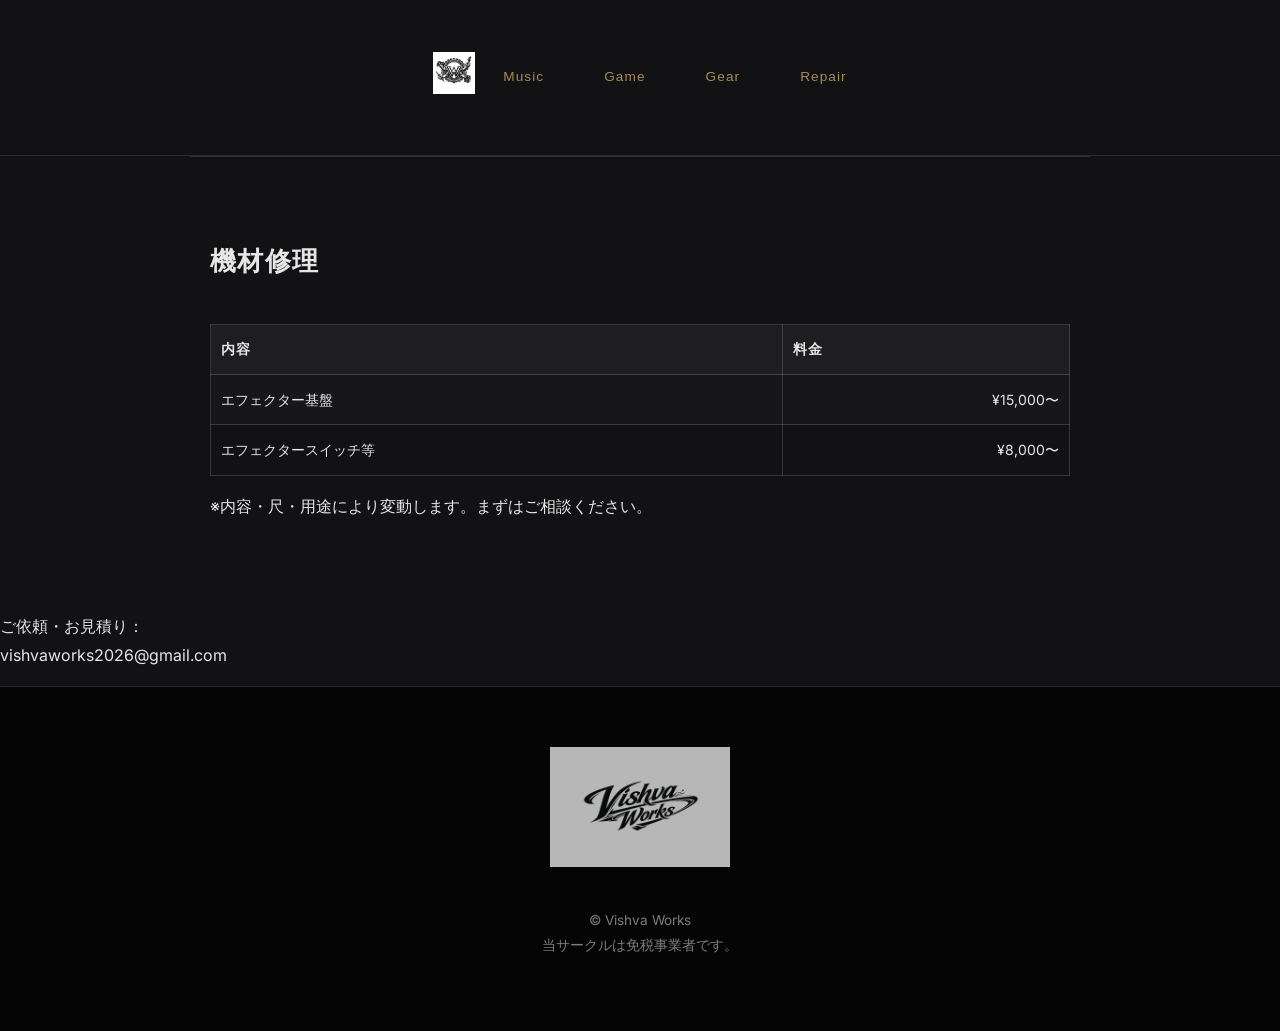
<file: repair-gear.htm>
<!DOCTYPE html>
<html lang="ja">
<head>
  <link rel="stylesheet" href="style.css">
  <meta charset="UTF-8">
  <title>Music | Vishva Works</title>
  <meta name="viewport" content="width=device-width, initial-scale=1.0">

  <!-- Google Font（Darkglass系） -->
  <link href="https://fonts.googleapis.com/css2?family=Inter:wght@400;500;600;700&display=swap" rel="stylesheet">

  <style>
    /* ===== 全体 ===== */
    body {
      margin: 0;
      font-family: 'Inter', sans-serif;
      background: #121214;
      color: #e6e6e6;
      line-height: 1.8;
    }

    a {
      color: #e6e6e6;
      text-decoration: none;
    }

    /* ===== ヘッダー ===== */
    .site-header {
      border-bottom: 1px solid #2a2a2e;
      background: #121214;
    }

    .header-inner {
      max-width: 1200px;
      margin: 0 auto;
      padding: 28px 20px;
      display: flex;
      align-items: center;
      justify-content: space-between;
    }

    .logo img {
      height: 42px;
    }

    nav a {
      margin-left: 28px;
      font-size: 0.85rem;
      letter-spacing: 0.08em;
      opacity: 0.8;
    }

    nav a:hover {
      opacity: 1;
    }

    /* ===== セクション ===== */
    section {
      max-width: 900px;
      margin: 0 auto;
      padding: 60px 20px;
    }

    h2 {
      font-size: 1.6rem;
      margin-bottom: 20px;
      letter-spacing: 0.05em;
    }

    /* ===== 商品カード ===== */
    .card {
      background: #1a1a1d;
      padding: 25px;
      border-radius: 6px;
      margin-bottom: 20px;
    }

    .card h3 {
      margin-top: 0;
    }

    /* ===== フッター ===== */
    footer {
      border-top: 1px solid #2a2a2e;
      text-align: center;
      padding: 40px 20px;
      font-size: 0.8rem;
      opacity: 0.7;
    }
  </style>
</head>

<body>

<!-- ===== 共通ヘッダー ===== -->
<header class="site-header">
  <div class="header-inner">
    <a href="index.html" class="logo">
      <img src="A2403296-18B4-48AB-BC82-A71D61BE190C.PNG" alt="Vishva Works">
    </a>
    <nav>
      <a href="music.html">Music</a>
      <a href="game.html">Game</a>
      <a href="gear.html">Gear</a>
      <a href="repair.html">Repair</a>
    </nav>
  </div>
</header>

<section>
  <h2>機材修理</h2>

  <table class="price-table">
    <tr>
      <th>内容</th>
      <th>料金</th>
    </tr>
    <tr>
      <td>エフェクター基盤</td>
      <td>¥15,000〜</td>
    </tr>
    <tr>
      <td>エフェクタースイッチ等</td>
      <td>¥8,000〜</td>
    </tr>
  </table>

  <p class="note">
    ※内容・尺・用途により変動します。まずはご相談ください。
  </p>
</section>
<p class="contact">
  ご依頼・お見積り：<br>
  <a href="mailto:vishvaworks2026@gmail.com">
    vishvaworks2026@gmail.com
  </a>
</p>
<footer class="site-footer">
  <img src="94843248-9FE4-4FD3-8D0F-46DC4A99C033.PNG" alt="Vishva Works Logo" class="footer-logo">

  <p>
    © Vishva Works<br>
    当サークルは免税事業者です。
  </p>
</footer>
</file>
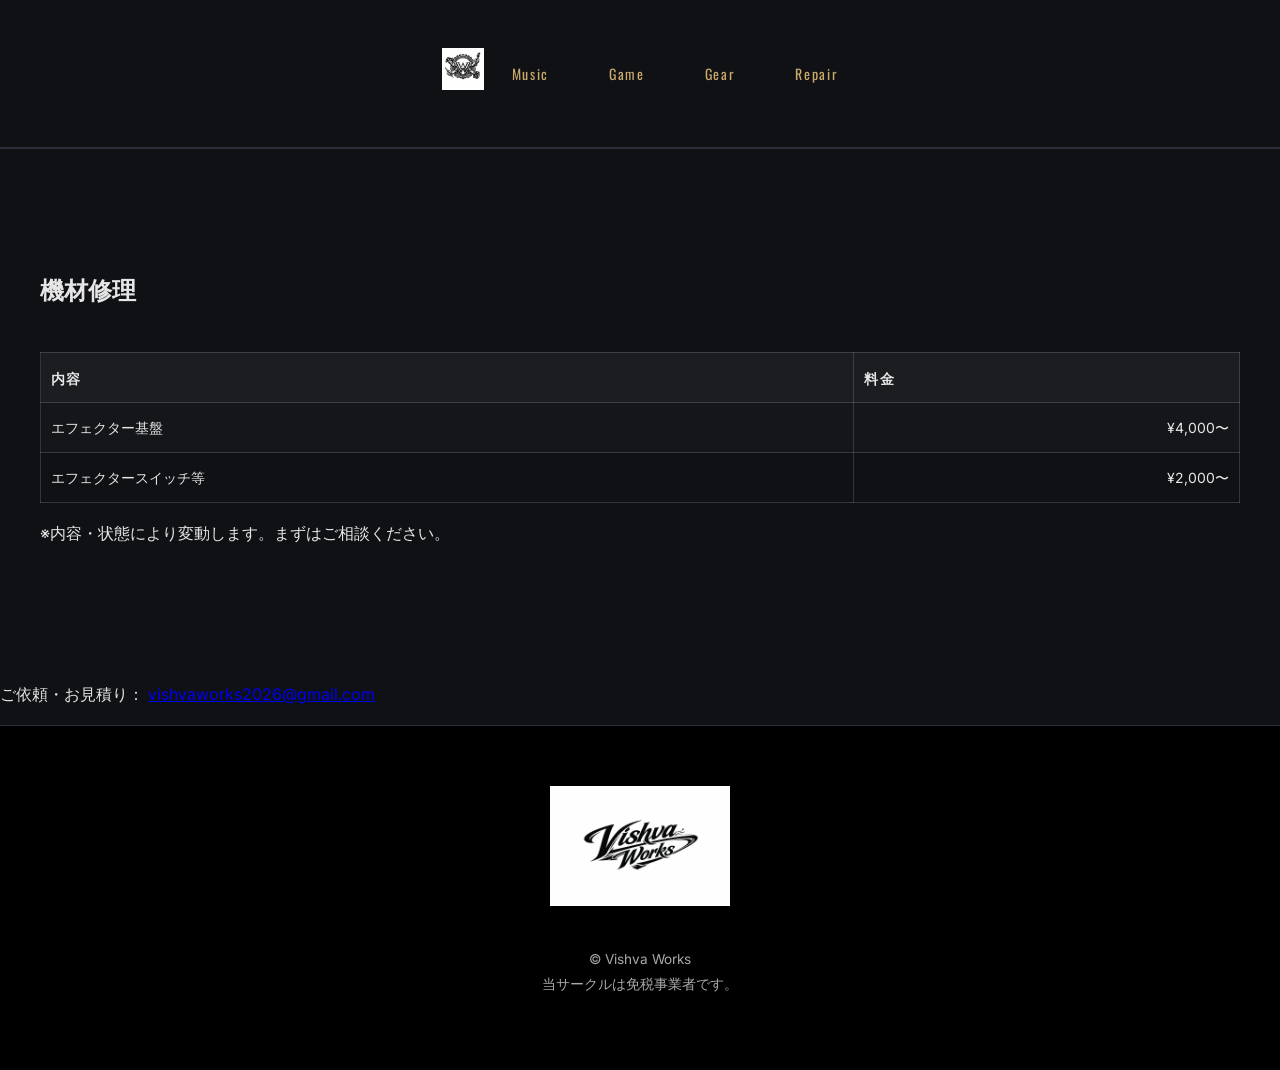
<file: repair-gear.html>
<!DOCTYPE html>
<html lang="ja">
<head>
  <link rel="stylesheet" href="style.css">
  <meta charset="UTF-8">
  <title>Music | Vishva Works</title>
  <meta name="viewport" content="width=device-width, initial-scale=1.0">

  <!-- Google Font（Darkglass系） -->
<link href="https://fonts.googleapis.com/css2?family=Inter:wght@300;400;500&family=Oswald:wght@300;400&display=swap" rel="stylesheet">
<link rel="stylesheet" href="style.css">

 
</head>

<body>

<!-- ===== 共通ヘッダー ===== -->
<header class="site-header">
  <div class="header-inner">
    <a href="index.html" class="logo">
      <img src="A2403296-18B4-48AB-BC82-A71D61BE190C.PNG" alt="Vishva Works">
    </a>
    <nav>
      <a href="music.html">Music</a>
      <a href="game.html">Game</a>
      <a href="gear.html">Gear</a>
      <a href="repair.html">Repair</a>
    </nav>
  </div>
</header>

<section class="fade-section">
  <h2>機材修理</h2>

  <table class="price-table">
    <tr>
      <th>内容</th>
      <th>料金</th>
    </tr>
    <tr>
      <td>エフェクター基盤</td>
      <td>¥4,000〜</td>
    </tr>
    <tr>
      <td>エフェクタースイッチ等</td>
      <td>¥2,000〜</td>
    </tr>
  </table>

  <p class="note">
    ※内容・状態により変動します。まずはご相談ください。
  </p>
</section>
<p class="contact">
  ご依頼・お見積り：
  <a href="mailto:vishvaworks2026@gmail.com">
    vishvaworks2026@gmail.com
  </a>
</p>
<footer class="site-footer">
  <img src="94843248-9FE4-4FD3-8D0F-46DC4A99C033.PNG" alt="Vishva Works Logo" class="footer-logo">

  <p>
    © Vishva Works<br>
    当サークルは免税事業者です。
  </p>
</footer>
<script>
document.addEventListener("DOMContentLoaded", () => {

  const sections = document.querySelectorAll(".fade-section");

  function checkScroll() {
    sections.forEach(section => {
      const position = section.getBoundingClientRect().top;
      const screenHeight = window.innerHeight;

      if (position < screenHeight - 100) {
        section.classList.add("show");
      }
    });
  }

  window.addEventListener("scroll", checkScroll);

  // ページ読み込み時にも発動
  checkScroll();

});
</script>

</body>
</html>
</file>
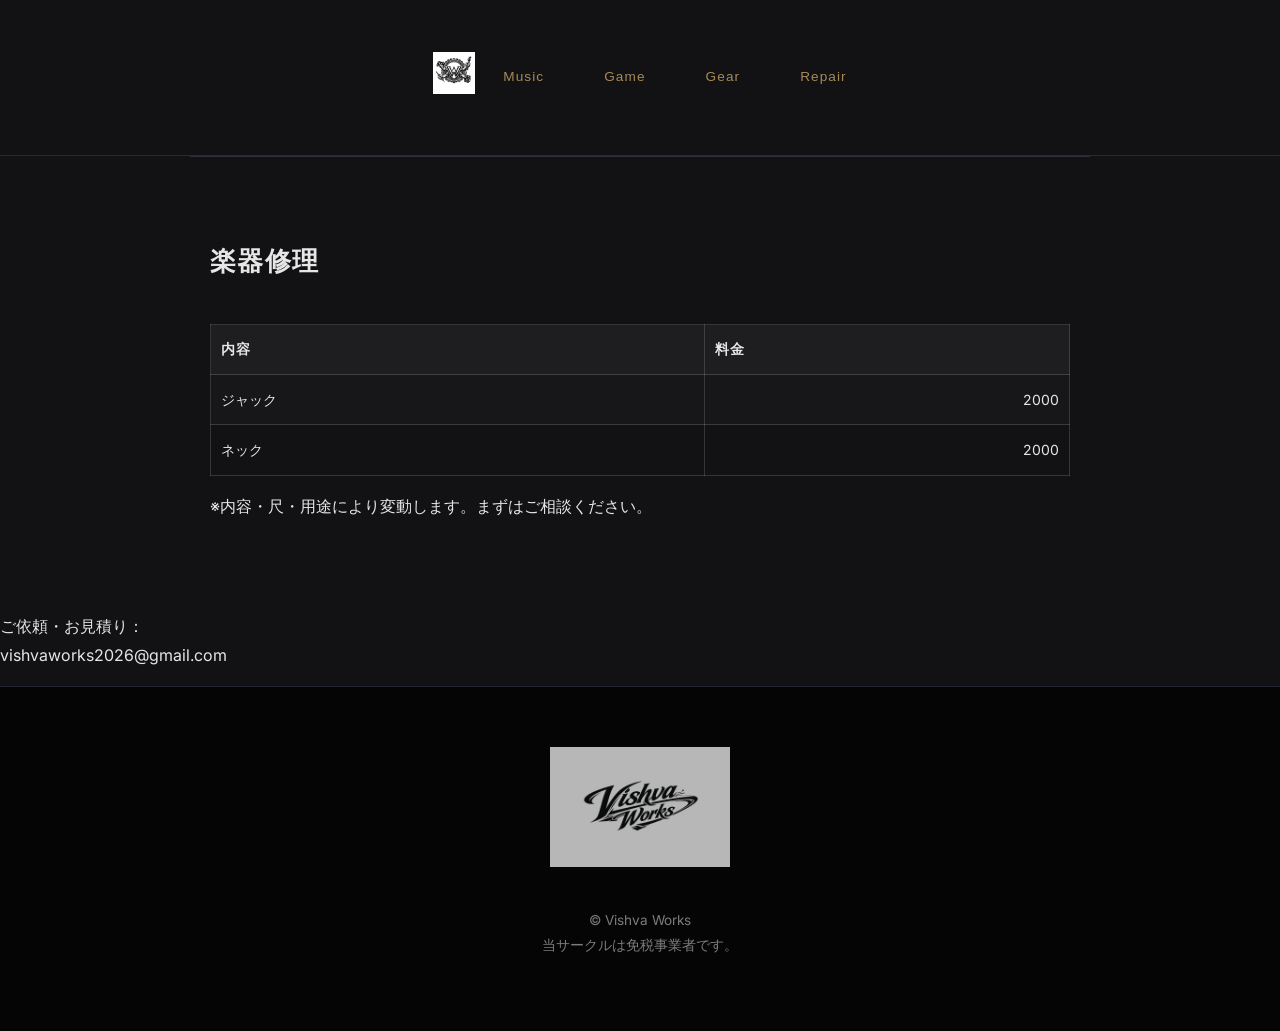
<file: repair-inst.htm>
<!DOCTYPE html>
<html lang="ja">
<head>
  <link rel="stylesheet" href="style.css">
  <meta charset="UTF-8">
  <title>Music | Vishva Works</title>
  <meta name="viewport" content="width=device-width, initial-scale=1.0">

  <!-- Google Font（Darkglass系） -->
  <link href="https://fonts.googleapis.com/css2?family=Inter:wght@400;500;600;700&display=swap" rel="stylesheet">

  <style>
    /* ===== 全体 ===== */
    body {
      margin: 0;
      font-family: 'Inter', sans-serif;
      background: #121214;
      color: #e6e6e6;
      line-height: 1.8;
    }

    a {
      color: #e6e6e6;
      text-decoration: none;
    }

    /* ===== ヘッダー ===== */
    .site-header {
      border-bottom: 1px solid #2a2a2e;
      background: #121214;
    }

    .header-inner {
      max-width: 1200px;
      margin: 0 auto;
      padding: 28px 20px;
      display: flex;
      align-items: center;
      justify-content: space-between;
    }

    .logo img {
      height: 42px;
    }

    nav a {
      margin-left: 28px;
      font-size: 0.85rem;
      letter-spacing: 0.08em;
      opacity: 0.8;
    }

    nav a:hover {
      opacity: 1;
    }

    /* ===== セクション ===== */
    section {
      max-width: 900px;
      margin: 0 auto;
      padding: 60px 20px;
    }

    h2 {
      font-size: 1.6rem;
      margin-bottom: 20px;
      letter-spacing: 0.05em;
    }

    /* ===== 商品カード ===== */
    .card {
      background: #1a1a1d;
      padding: 25px;
      border-radius: 6px;
      margin-bottom: 20px;
    }

    .card h3 {
      margin-top: 0;
    }

    /* ===== フッター ===== */
    footer {
      border-top: 1px solid #2a2a2e;
      text-align: center;
      padding: 40px 20px;
      font-size: 0.8rem;
      opacity: 0.7;
    }
  </style>
</head>

<body>

<!-- ===== 共通ヘッダー ===== -->
<header class="site-header">
  <div class="header-inner">
    <a href="index.html" class="logo">
      <img src="A2403296-18B4-48AB-BC82-A71D61BE190C.PNG" alt="Vishva Works">
    </a>
    <nav>
      <a href="music.html">Music</a>
      <a href="game.html">Game</a>
      <a href="gear.html">Gear</a>
      <a href="repair.html">Repair</a>
    </nav>
  </div>
</header>

<section>
  <h2>楽器修理</h2>

  <table class="price-table">
    <tr>
      <th>内容</th>
      <th>料金</th>
    </tr>
    <tr>
      <td>ジャック</td>
      <td>2000</td>
    </tr>
    <tr>
      <td>ネック</td>
      <td>2000</td>
    </tr>
  </table>

  <p class="note">
    ※内容・尺・用途により変動します。まずはご相談ください。
  </p>
</section>
<p class="contact">
  ご依頼・お見積り：<br>
  <a href="mailto:vishvaworks2026@gmail.com">
    vishvaworks2026@gmail.com
  </a>
</p>
<footer class="site-footer">
  <img src="94843248-9FE4-4FD3-8D0F-46DC4A99C033.PNG" alt="Vishva Works Logo" class="footer-logo">

  <p>
    © Vishva Works<br>
    当サークルは免税事業者です。
  </p>
</footer>
</file>
<file: style.css>
/* ===============================
   Vishva Works - Unified Style
   Dark × Gold Glow Edition
================================= */

/* ===== 変数 ===== */
:root {
  --bg-main: #0f1115;
  --bg-sub: #161a22;
  --text-main: #e6e6e6;
  --text-sub: #a9a9a9;
  --border: #2a2f3a;
  --accent: #caa96b;
}

/* ===== リセット ===== */
* {
  box-sizing: border-box;
}

body {
  margin: 0;
  font-family: "Inter", sans-serif;
  background: var(--bg-main);
  color: var(--text-main);
  line-height: 1.8;
}

/* ===============================
   HEADER
================================= */

header {
  display: flex;
  align-items: center;
  justify-content: space-between;
  padding: 24px 40px;
  border-bottom: 1px solid var(--border);
}

header img {
  height: 42px;
  width: auto;
}

/* ナビリンク */
nav a {
  margin-left: 28px;
  text-decoration: none;
  font-family: "Oswald", sans-serif;
  font-size: 14px;
  letter-spacing: 0.12em;
  color: var(--accent);
  position: relative;
  transition: 0.3s ease;
}

/* アンダーライン */
nav a::after {
  content: "";
  position: absolute;
  left: 0;
  bottom: -6px;
  width: 0%;
  height: 1px;
  background: var(--accent);
  transition: 0.3s ease;
}

/* ホバー時発光 */
nav a:hover {
  color: #ffffff;
  text-shadow:
    0 0 5px rgba(202,169,107,0.8),
    0 0 10px rgba(202,169,107,0.6),
    0 0 20px rgba(202,169,107,0.4);
}

nav a:hover::after {
  width: 100%;
}

/* ===============================
   HERO
================================= */

.hero {
  padding: 120px 40px 100px;
  max-width: 1100px;
  margin: 0 auto;
}

.hero h1 {
  font-family: "Oswald", sans-serif;
  font-size: 42px;
  letter-spacing: 0.08em;
  margin-bottom: 24px;
}

.hero p {
  color: var(--text-sub);
  max-width: 520px;
}

/* ===============================
   SECTION
================================= */

section {
  padding: 100px 40px;
  border-top: 1px solid var(--border);
}

/* 全ページ共通フェード */
.fade-section {
  opacity: 0;
  transform: translateY(40px);
  transition: opacity 0.8s ease, transform 0.8s ease;
}

.fade-section.show {
  opacity: 1;
  transform: translateY(0);
}

.section-inner {
  max-width: 1100px;
  margin: 0 auto;
}

.section-title {
  font-family: "Oswald", sans-serif;
  font-size: 24px;
  letter-spacing: 0.15em;
  margin-bottom: 60px;
  color: var(--accent);
}

/* ===============================
   SERVICES GRID
================================= */

.services {
  display: grid;
  grid-template-columns: repeat(auto-fit, minmax(260px, 1fr));
  gap: 48px;
}

.service h3 {
  font-family: "Oswald", sans-serif;
  font-size: 18px;
  letter-spacing: 0.15em;
  margin-bottom: 12px;
  color: var(--accent);
}

.service p {
  color: var(--text-sub);
  font-size: 14px;
}

/* VIEW DETAILSリンク */
.service a {
  display: inline-block;
  margin-top: 14px;
  font-size: 13px;
  letter-spacing: 0.1em;
  color: var(--accent);
  text-decoration: none;
  border-bottom: 1px solid var(--border);
  padding-bottom: 4px;
  transition: 0.3s ease;
}

.service a:hover {
  color: #ffffff;
  text-shadow:
    0 0 5px rgba(202,169,107,0.8),
    0 0 10px rgba(202,169,107,0.6);
}

/* ===============================
   CARD
================================= */

.card {
  background: var(--bg-sub);
  padding: 28px;
  border-radius: 8px;
  border: 1px solid var(--border);
  transition: 0.3s ease;
}

.card:hover {
  transform: translateY(-6px);
  box-shadow: 0 15px 40px rgba(0,0,0,0.6);
}

/* ===============================
   BUTTON
================================= */

.btn {
  display: inline-block;
  padding: 10px 18px;
  background: var(--accent);
  color: #121214;
  font-weight: 600;
  font-size: 0.85rem;
  letter-spacing: 0.05em;
  border-radius: 4px;
  transition: 0.3s ease;
}

.btn:hover {
  background: #ffffff;
  box-shadow: 0 0 15px rgba(202,169,107,0.6);
}

/* ===============================
   YOUTUBE
================================= */

.youtube {
  width: 90%;
  max-width: 560px;
  margin: 60px auto;
  position: relative; /* 子要素の基準にする */
  padding-top: 50.625%; /* 16:9の比率（9÷16×90%の計算）を作る魔法の数字 */
}

.youtube iframe {
  position: absolute; /* 親の範囲いっぱいに広げる */
  top: 0;
  left: 0;
  width: 100%;
  height: 100%; /* これで上下の余白が消えます */
  
  border: none;
  border-radius: 14px;
  box-shadow: 0 8px 25px rgba(0,0,0,0.2);
}
/* ===============================
   FOOTER
================================= */

.site-footer {
  background: #000;
  padding: 60px 40px;
  text-align: center;
  font-size: 0.85rem;
  color: var(--text-sub);
  border-top: 1px solid var(--border);
}

.site-footer img {
  max-width: 180px;
  width: 60%;
  height: auto;
  margin-bottom: 20px;
}

.site-footer a {
  color: var(--accent);
  text-decoration: none;
  transition: 0.3s ease;
}

.site-footer a:hover {
  color: #ffffff;
  text-shadow:
    0 0 5px rgba(202,169,107,0.8),
    0 0 10px rgba(202,169,107,0.6);
}
/* ===== Hero Layout Upgrade ===== */

.hero-content {
  display: flex;
  align-items: center;
  justify-content: space-between;
  gap: 60px;
}

.hero-text {
  flex: 1;
}

.hero-image {
  flex: 1;
  text-align: right;
}

.hero-image img {
  max-width: 420px;
  width: 100%;
  height: auto;
  filter: drop-shadow(0 20px 40px rgba(0,0,0,0.6));
  transition: 0.4s ease;
}

/* ちょっと浮かせる */
.hero-image img:hover {
  transform: translateY(-8px);
}
@media (max-width: 768px) {
  .hero-content {
    flex-direction: column;
    text-align: center;
  }

  .hero-image {
    text-align: center;
    margin-top: 40px;
  }
}
.site-header {
  border-bottom: 1px solid #2a2f3a;
  background: #0f1115;
}

.header-inner {
  max-width: 1200px;
  margin: 0 auto;
  padding: 24px 40px;

  display: flex;
  align-items: center;
  justify-content: space-between;
}

.logo img {
  height: 42px;
  width: auto;
}

nav {
  display: flex;
  gap: 32px;
}
@media (max-width: 768px) {

  .header-inner {
    flex-direction: column;
    align-items: center;
    text-align: center;
    padding: 20px;
  }

  nav {
    flex-wrap: wrap;
    justify-content: center;
    gap: 20px;
  }

  nav a {
    font-size: 13px;
  }

}
/* ===== Gear Section ===== */

.gear-section {
  padding: 120px 40px;
}

.gear-title {
  text-align: center;
  font-family: "Oswald", sans-serif;
  letter-spacing: 0.2em;
  margin-bottom: 60px;
}

/* 横スクロール */
.gear-slider {
  display: flex;
  gap: 40px;
  overflow-x: auto;
  scroll-snap-type: x mandatory;
  padding-bottom: 20px;
}

.gear-slider::-webkit-scrollbar {
  height: 6px;
}
/* ===== Gear Hero ===== */
.gear-hero {
  text-align: center;
  padding: 120px 20px 80px;
  background: #000;
}

.gear-hero h1 {
  font-family: 'Oswald', sans-serif;
  font-size: 60px;
  letter-spacing: 4px;
  color: #d4af37;
}

.gear-hero p {
  color: #aaa;
  margin-top: 20px;
}

/* ===== Tonecraft Section ===== */
.tonecraft-section {
  background: #000;
  padding: 60px 0;
}

.series-title {
  text-align: center;
  font-size: 28px;
  margin-bottom: 40px;
  color: #fff;
}

/* ===== 横スクロール ===== */
.effect-scroll {
  display: flex;
  gap: 40px;
  overflow-x: auto;
  padding: 0 40px 40px;
  scroll-snap-type: x mandatory;
}

.effect-scroll::-webkit-scrollbar {
  height: 8px;
}

.effect-scroll::-webkit-scrollbar-thumb {
  background: #d4af37;
}

/* ===== カード ===== */
.effect-card {
  min-width: 320px;
  max-width: 320px;
  background: #111;
  border: 1px solid #222;
  padding: 30px;
  text-align: center;
  scroll-snap-align: start;
  transition: transform 0.3s ease;
}

.effect-card:hover {
  transform: translateY(-5px);
}

.effect-card img {
  width: 100%;
  margin-bottom: 20px;
}

.effect-card h3 {
  font-family: 'Oswald', sans-serif;
  color: #d4af37;
  margin-bottom: 10px;
}

.price {
  font-size: 20px;
  margin-bottom: 10px;
  color: #fff;
}

.effect-links {
  margin-top: 15px;
  display: flex;
  flex-direction: column;
  gap: 10px;
}

.effect-links a {
  text-decoration: none;
  color: #fff;
  border: 1px solid #d4af37;
  padding: 8px;
  transition: all 0.3s ease;
}

.effect-links a:hover {
  background: #d4af37;
  color: #000;
}
.social-links {
  display: flex;
  justify-content: center;
  gap: 25px;
  margin-top: 30px;
}

.social-icon {
  width: 40px;
  height: 40px;
  display: flex;
  align-items: center;
  justify-content: center;
  border: 1px solid var(--accent);
  border-radius: 6px;
  color: var(--accent);
  transition: 0.3s ease;
}

.social-icon svg {
  width: 20px;
  height: 20px;
}

.social-icon:hover {
  background: var(--accent);
  color: #000;
  box-shadow:
    0 0 10px rgba(202,169,107,0.8),
    0 0 20px rgba(202,169,107,0.5);
}
.price-table {
  width: 100%;
  border-collapse: collapse;
  margin-top: 40px;
  font-size: 14px;
}

.price-table th,
.price-table td {
  border: 1px solid rgba(255,255,255,0.15);
  padding: 12px 10px;
  text-align: left;
}

.price-table th {
  background: rgba(255,255,255,0.05);
  font-family: "Oswald", sans-serif;
  letter-spacing: 0.1em;
}

.price-table tr:nth-child(even) {
  background: rgba(255,255,255,0.02);
}

.price-table td:last-child {
  text-align: right;
  white-space: nowrap;
}

/* ===== スマホ対応 ===== */
@media (max-width: 768px) {

  .price-table {
    font-size: 12px;
  }

  .price-table th,
  .price-table td {
    padding: 10px 6px;
  }

}
</file>
